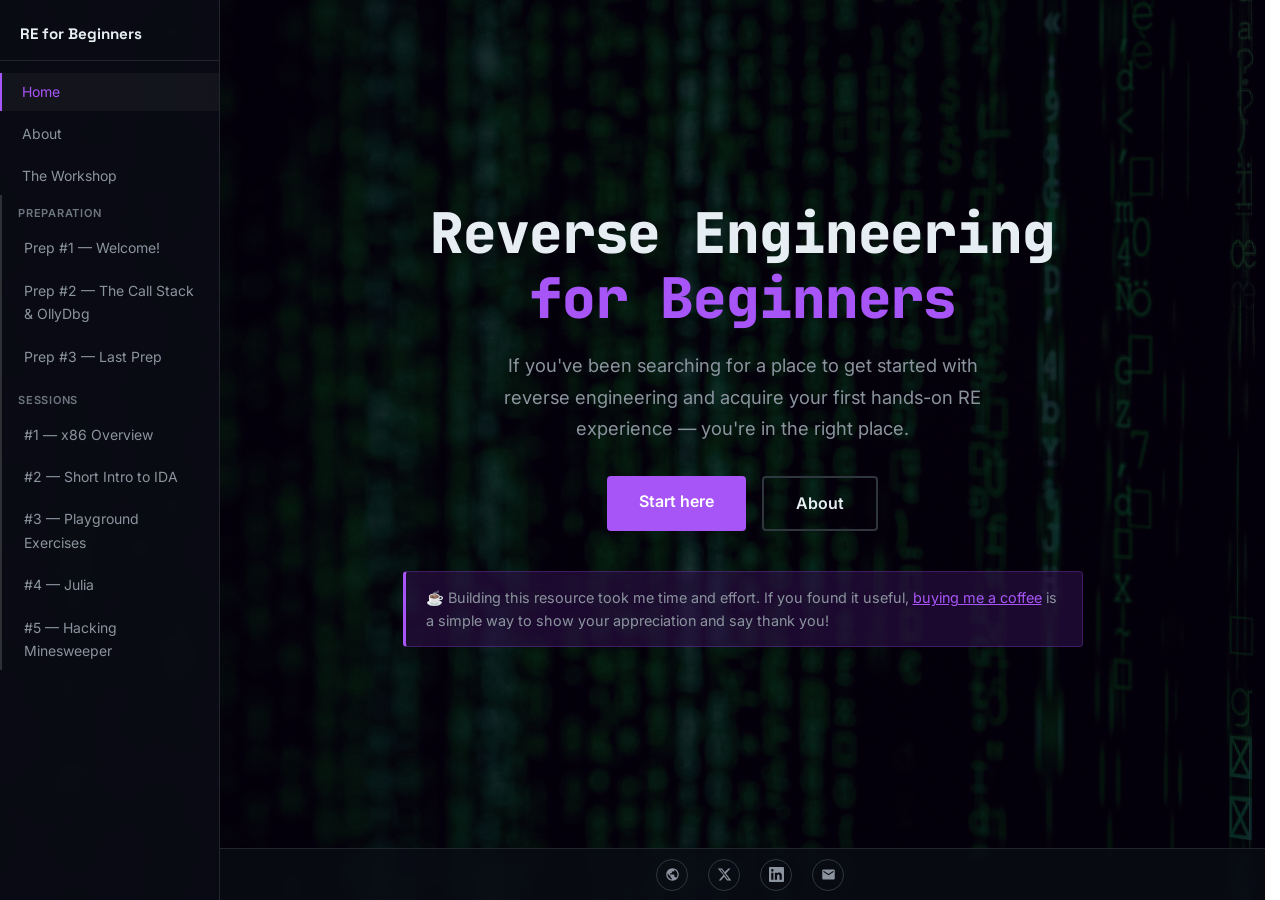
<file: index.html>
<!DOCTYPE html>
<html lang="en">
<head>
<meta charset="utf-8"/>
<meta name="viewport" content="width=device-width, initial-scale=1"/>
<title>RE for Beginners</title>
<link rel="icon" type="image/svg+xml" href="favicon.svg"/>
<link rel="stylesheet" href="site.css"/>
<style>
.hero {
  min-height: calc(100vh - 52px);
  display: flex;
  align-items: center;
  justify-content: center;
  text-align: center;
  padding: 4rem 2rem;
}

.hero-content {
  position: relative;
  max-width: 680px;
}

.hero-content h1 {
  font-family: 'JetBrains Mono', monospace;
  font-size: clamp(2rem, 5vw, 3.5rem);
  font-weight: 800;
  letter-spacing: -0.02em;
  line-height: 1.15;
  margin: 0 0 1.25rem;
  color: #e6edf3;
}

.hero-content h1 span {
  color: var(--accent);
}

.hero-content p {
  font-size: 1.15rem;
  color: #8b949e;
  max-width: 500px;
  margin: 0 auto 2rem;
  line-height: 1.7;
}

.hero-buttons {
  display: flex;
  gap: 1rem;
  justify-content: center;
  flex-wrap: wrap;
  margin-bottom: 2.5rem;
}

.btn {
  display: inline-block;
  padding: 0.75rem 2rem;
  border-radius: 4px;
  font-size: 1rem;
  font-weight: 600;
  text-decoration: none;
  transition: transform 0.15s, box-shadow 0.15s, background 0.15s;
}

.btn:hover {
  transform: translateY(-2px);
  box-shadow: 0 6px 20px rgba(168, 85, 247, 0.35);
  text-decoration: none;
}

.btn-primary {
  background: var(--accent);
  color: #fff;
}

.btn-primary:hover { background: var(--accent-hover); color: #fff; }

.btn-secondary {
  background: transparent;
  color: #e6edf3;
  border: 2px solid #30363d;
}

.btn-secondary:hover { border-color: var(--accent); color: var(--accent); }

/* Social icons */
.social-links {
  display: flex;
  gap: 1.25rem;
  justify-content: center;
  align-items: center;
}

.social-links a {
  display: flex;
  align-items: center;
  justify-content: center;
  width: 40px;
  height: 40px;
  border-radius: 50%;
  border: 1px solid #30363d;
  color: #8b949e;
  transition: border-color 0.15s, color 0.15s;
  text-decoration: none;
}

.social-links a:hover {
  border-color: var(--accent);
  color: var(--accent);
}

.social-links svg { width: 18px; height: 18px; fill: currentColor; }
</style>
<meta name="description" content="A free, hands-on reverse engineering workshop covering x86 assembly, IDA, and cracking exercises. No prior RE experience needed."/>
<meta property="og:title" content="RE for Beginners"/>
<meta property="og:description" content="A free, hands-on reverse engineering workshop covering x86 assembly, IDA, and cracking exercises. No prior RE experience needed."/>
<meta property="og:image" content="https://ophirharpaz.com/begin.re/images/c52569_ceda9a6360384885b94d592812387258~mv2_e0633bd5.png"/>
<meta property="og:type" content="website"/>
<meta name="twitter:card" content="summary_large_image"/>
<meta name="twitter:image" content="https://ophirharpaz.com/begin.re/images/c52569_ceda9a6360384885b94d592812387258~mv2_e0633bd5.png"/>
</head>
<body>
<button class="menu-toggle" aria-label="Open menu"><svg viewBox="0 0 24 24" fill="none" stroke="currentColor" stroke-width="2" stroke-linecap="round"><line x1="3" y1="6" x2="21" y2="6"/><line x1="3" y1="12" x2="21" y2="12"/><line x1="3" y1="18" x2="21" y2="18"/></svg></button>
<aside class="sidebar">
  <div class="sidebar-brand">
    <a href="index.html">RE for Beginners</a>
  </div>
  <nav>
    <ul>
      <li><a href="index.html" class="active">Home</a></li>
      <li><a href="about.html">About</a></li>
      <li><a href="the-workshop.html">The Workshop</a>
      <ul class="workshop-children">
        <li class="nav-section-label">Preparation</li>
        <li><a href="assignment-1.html">Prep #1 — Welcome!</a></li>
        <li><a href="assignment-2.html">Prep #2 — The Call Stack &amp; OllyDbg</a></li>
        <li><a href="assignment-3.html">Prep #3 — Last Prep</a></li>
        <li class="nav-section-label">Sessions</li>
        <li><a href="x86-overview.html">#1 — x86 Overview</a></li>
        <li><a href="short-intro-to-ida.html">#2 — Short Intro to IDA</a></li>
        <li><a href="playground-exercises.html">#3 — Playground Exercises</a></li>
        <li><a href="julia.html">#4 — Julia</a></li>
        <li><a href="hacking-minesweeper.html">#5 — Hacking Minesweeper</a></li>
      </ul>
      </li>
    </ul>
  </nav>
</aside>
<div class="sidebar-overlay"></div>

<footer class="site-footer">
  <a href="https://ophirharpaz.com" target="_blank" aria-label="Website">
    <svg viewBox="0 0 24 24" xmlns="http://www.w3.org/2000/svg"><path d="M12 2C6.477 2 2 6.477 2 12s4.477 10 10 10 10-4.477 10-10S17.523 2 12 2zm-1 17.93c-3.95-.49-7-3.85-7-7.93 0-.62.08-1.22.21-1.79L9 15v1c0 1.1.9 2 2 2v1.93zm6.9-2.54c-.26-.81-1-1.39-1.9-1.39h-1v-3c0-.55-.45-1-1-1H8v-2h2c.55 0 1-.45 1-1V7h2c1.1 0 2-.9 2-2v-.41c2.93 1.19 5 4.06 5 7.41 0 2.08-.8 3.97-2.1 5.39z"/></svg>
  </a>
  <a href="https://twitter.com/OphirHarpaz" target="_blank" aria-label="Twitter">
    <svg viewBox="0 0 24 24" xmlns="http://www.w3.org/2000/svg"><path d="M18.244 2.25h3.308l-7.227 8.26 8.502 11.24H16.17l-4.714-6.231-5.401 6.231H2.747l7.73-8.835L1.254 2.25H8.08l4.261 5.632 5.903-5.632zm-1.161 17.52h1.833L7.084 4.126H5.117z"/></svg>
  </a>
  <a href="https://www.linkedin.com/in/ophir-harpaz-7624b9105" target="_blank" aria-label="LinkedIn">
    <svg viewBox="0 0 24 24" xmlns="http://www.w3.org/2000/svg"><path d="M20.447 20.452h-3.554v-5.569c0-1.328-.027-3.037-1.852-3.037-1.853 0-2.136 1.445-2.136 2.939v5.667H9.351V9h3.414v1.561h.046c.477-.9 1.637-1.85 3.37-1.85 3.601 0 4.267 2.37 4.267 5.455v6.286zM5.337 7.433a2.062 2.062 0 01-2.063-2.065 2.064 2.064 0 112.063 2.065zm1.782 13.019H3.555V9h3.564v11.452zM22.225 0H1.771C.792 0 0 .774 0 1.729v20.542C0 23.227.792 24 1.771 24h20.451C23.2 24 24 23.227 24 22.271V1.729C24 .774 23.2 0 22.222 0h.003z"/></svg>
  </a>
  <a href="mailto:ophirharpaz@gmail.com" aria-label="Email">
    <svg viewBox="0 0 24 24" xmlns="http://www.w3.org/2000/svg"><path d="M20 4H4c-1.1 0-2 .9-2 2v12c0 1.1.9 2 2 2h16c1.1 0 2-.9 2-2V6c0-1.1-.9-2-2-2zm0 4l-8 5-8-5V6l8 5 8-5v2z"/></svg>
  </a>
  </footer>
<script src='https://storage.ko-fi.com/cdn/scripts/overlay-widget.js'></script>
<script>
  kofiWidgetOverlay.draw('ophirharpaz', {
    'type': 'floating-chat',
    'floating-chat.donateButton.text': 'Say thanks',
    'floating-chat.donateButton.background-color': '#794bc4',
    'floating-chat.donateButton.text-color': '#fff'
  });
  function openKofi(e) {
    e.preventDefault();
    var known = ['sidebar', 'site-footer', 'page-content'];
    var kofi = Array.from(document.body.children).find(function(el) {
      return el.tagName !== 'SCRIPT' &&
             !known.some(function(cls) { return el.classList.contains(cls); });
    });
    if (kofi) { (kofi.querySelector('button') || kofi).click(); return; }
    window.open('https://ko-fi.com/ophirharpaz', '_blank');
  }
</script>
<div class="page-content">
<section class="hero">
  <div class="hero-content">
    <h1>Reverse Engineering<br/><span>for Beginners</span></h1>
    <p>If you've been searching for a place to get started with reverse engineering and acquire your first hands-on RE experience — you're in the right place.</p>
    <div class="hero-buttons">
      <a href="the-workshop.html" class="btn btn-primary">Start here</a>
      <a href="about.html" class="btn btn-secondary">About</a>
    </div>
    <div class="coffee-callout">
      ☕ Building this resource took me time and effort. If you found it useful, <a href="https://ko-fi.com/ophirharpaz" target="_blank">buying me a coffee</a> is a simple way to show your appreciation and say thank you!
    </div>
  </div>
</section>
</div>



<script src="site.js"></script>
</body>
</html>
</file>
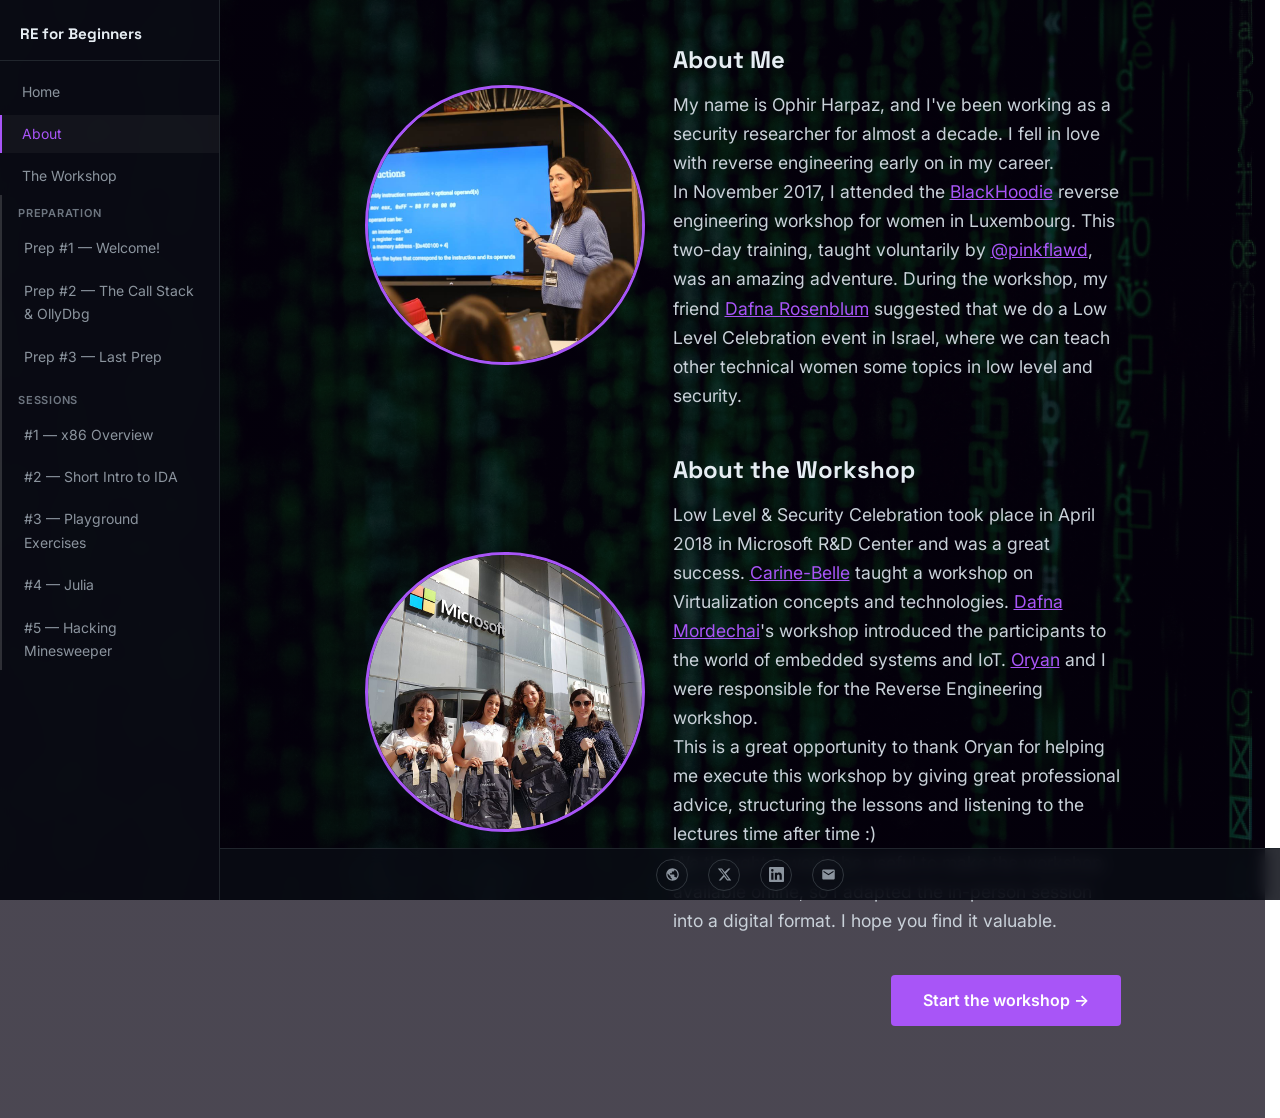
<file: about.html>
<!DOCTYPE html>

<html lang="en">
<head>
<meta charset="utf-8"/>
<meta content="width=device-width, initial-scale=1" name="viewport"/>
<title>About | RE for Beginners</title>
<link rel="icon" type="image/svg+xml" href="favicon.svg"/>
<link href="site.css" rel="stylesheet"/>
<style>
.page-content {
  display: flex;
  align-items: center;
}

main {
  display: flex;
  flex-direction: column;
  gap: 2.5rem;
}

.about-section {
  display: flex;
  align-items: center;
  gap: 1.75rem;
}

.about-img {
  width: 280px;
  height: 280px;
  border-radius: 50%;
  object-fit: cover;
  object-position: center top;
  border: 3px solid var(--accent);
  flex-shrink: 0;
}

.about-text h2 { margin: 0 0 0.6rem; font-size: 1.5rem; }
.about-text p { margin: 0; font-size: 1.1rem; line-height: 1.65; }
</style>
<meta name="description" content="A free, hands-on reverse engineering workshop covering x86 assembly, IDA, and cracking exercises. No prior RE experience needed."/>
<meta property="og:title" content="RE for Beginners"/>
<meta property="og:description" content="A free, hands-on reverse engineering workshop covering x86 assembly, IDA, and cracking exercises. No prior RE experience needed."/>
<meta property="og:image" content="https://ophirharpaz.com/begin.re/images/c52569_ceda9a6360384885b94d592812387258~mv2_e0633bd5.png"/>
<meta property="og:type" content="website"/>
<meta name="twitter:card" content="summary_large_image"/>
<meta name="twitter:image" content="https://ophirharpaz.com/begin.re/images/c52569_ceda9a6360384885b94d592812387258~mv2_e0633bd5.png"/>
</head>
<body>
<button class="menu-toggle" aria-label="Open menu"><svg viewBox="0 0 24 24" fill="none" stroke="currentColor" stroke-width="2" stroke-linecap="round"><line x1="3" y1="6" x2="21" y2="6"/><line x1="3" y1="12" x2="21" y2="12"/><line x1="3" y1="18" x2="21" y2="18"/></svg></button>
<aside class="sidebar">
<div class="sidebar-brand">
<a href="index.html">RE for Beginners</a>
</div>
<nav>
<ul>
<li><a href="index.html">Home</a></li>
<li><a class="active" href="about.html">About</a></li>
<li><a href="the-workshop.html">The Workshop</a>
<ul class="workshop-children">
<li class="nav-section-label">Preparation</li>
<li><a href="assignment-1.html">Prep #1 — Welcome!</a></li>
<li><a href="assignment-2.html">Prep #2 — The Call Stack &amp; OllyDbg</a></li>
<li><a href="assignment-3.html">Prep #3 — Last Prep</a></li>
<li class="nav-section-label">Sessions</li>
<li><a href="x86-overview.html">#1 — x86 Overview</a></li>
<li><a href="short-intro-to-ida.html">#2 — Short Intro to IDA</a></li>
<li><a href="playground-exercises.html">#3 — Playground Exercises</a></li>
<li><a href="julia.html">#4 — Julia</a></li>
<li><a href="hacking-minesweeper.html">#5 — Hacking Minesweeper</a></li>
</ul>
</li>
</ul>
</nav>
</aside>
<div class="sidebar-overlay"></div>
<footer class="site-footer">
<a aria-label="Website" href="https://ophirharpaz.com" target="_blank">
<svg viewbox="0 0 24 24" xmlns="http://www.w3.org/2000/svg"><path d="M12 2C6.477 2 2 6.477 2 12s4.477 10 10 10 10-4.477 10-10S17.523 2 12 2zm-1 17.93c-3.95-.49-7-3.85-7-7.93 0-.62.08-1.22.21-1.79L9 15v1c0 1.1.9 2 2 2v1.93zm6.9-2.54c-.26-.81-1-1.39-1.9-1.39h-1v-3c0-.55-.45-1-1-1H8v-2h2c.55 0 1-.45 1-1V7h2c1.1 0 2-.9 2-2v-.41c2.93 1.19 5 4.06 5 7.41 0 2.08-.8 3.97-2.1 5.39z"></path></svg>
</a>
<a aria-label="Twitter" href="https://twitter.com/OphirHarpaz" target="_blank">
<svg viewbox="0 0 24 24" xmlns="http://www.w3.org/2000/svg"><path d="M18.244 2.25h3.308l-7.227 8.26 8.502 11.24H16.17l-4.714-6.231-5.401 6.231H2.747l7.73-8.835L1.254 2.25H8.08l4.261 5.632 5.903-5.632zm-1.161 17.52h1.833L7.084 4.126H5.117z"></path></svg>
</a>
<a aria-label="LinkedIn" href="https://www.linkedin.com/in/ophir-harpaz-7624b9105" target="_blank">
<svg viewbox="0 0 24 24" xmlns="http://www.w3.org/2000/svg"><path d="M20.447 20.452h-3.554v-5.569c0-1.328-.027-3.037-1.852-3.037-1.853 0-2.136 1.445-2.136 2.939v5.667H9.351V9h3.414v1.561h.046c.477-.9 1.637-1.85 3.37-1.85 3.601 0 4.267 2.37 4.267 5.455v6.286zM5.337 7.433a2.062 2.062 0 01-2.063-2.065 2.064 2.064 0 112.063 2.065zm1.782 13.019H3.555V9h3.564v11.452zM22.225 0H1.771C.792 0 0 .774 0 1.729v20.542C0 23.227.792 24 1.771 24h20.451C23.2 24 24 23.227 24 22.271V1.729C24 .774 23.2 0 22.222 0h.003z"></path></svg>
</a>
<a aria-label="Email" href="mailto:ophirharpaz@gmail.com">
<svg viewbox="0 0 24 24" xmlns="http://www.w3.org/2000/svg"><path d="M20 4H4c-1.1 0-2 .9-2 2v12c0 1.1.9 2 2 2h16c1.1 0 2-.9 2-2V6c0-1.1-.9-2-2-2zm0 4l-8 5-8-5V6l8 5 8-5v2z"></path></svg>
</a>
</footer>
<script src='https://storage.ko-fi.com/cdn/scripts/overlay-widget.js'></script>
<script>
  kofiWidgetOverlay.draw('ophirharpaz', {
    'type': 'floating-chat',
    'floating-chat.donateButton.text': 'Say thanks',
    'floating-chat.donateButton.background-color': '#794bc4',
    'floating-chat.donateButton.text-color': '#fff'
  });
  function openKofi(e) {
    e.preventDefault();
    var known = ['sidebar', 'site-footer', 'page-content'];
    var kofi = Array.from(document.body.children).find(function(el) {
      return el.tagName !== 'SCRIPT' &&
             !known.some(function(cls) { return el.classList.contains(cls); });
    });
    if (kofi) { (kofi.querySelector('button') || kofi).click(); return; }
    window.open('https://ko-fi.com/ophirharpaz', '_blank');
  }
</script>
<div class="page-content">
<main>
<div class="about-section">
<img alt="Ophir presenting at a workshop" class="about-img" src="images/c52569_0c58872a0cb2480ca92ca716356abacc~mv2_d0daf059.jpg"/>
<div class="about-text">
<h2>About Me</h2>
<p>My name is Ophir Harpaz, and I've been working as a security researcher for almost a decade. I fell in love with reverse engineering early on in my career.</p>
<p>In November 2017, I attended the <a href="http://0x1338.blogspot.co.il/2017/07/blackhoodie-3-staring-assembly-to-death.html" target="_blank">BlackHoodie</a> reverse engineering workshop for women in Luxembourg. This two-day training, taught voluntarily by <a href="https://twitter.com/pinkflawd" target="_blank">@pinkflawd</a>, was an amazing adventure. During the workshop, my friend <a href="https://www.linkedin.com/in/dafnar/" target="_blank">Dafna Rosenblum</a> suggested that we do a Low Level Celebration event in Israel, where we can teach other technical women some topics in low level and security.</p>
</div>
</div>
<div class="about-section">
<img alt="Low Level Celebration at Microsoft" class="about-img" src="images/c52569_0dd018ce0f364175a792ec9ca6ae13e9~mv2_b83b2c8a.jpg"/>
<div class="about-text">
<h2>About the Workshop</h2>
<p>Low Level &amp; Security Celebration took place in April 2018 in Microsoft R&amp;D Center and was a great success. <a href="https://twitter.com/cbelle1234" target="_blank">Carine-Belle</a> taught a workshop on Virtualization concepts and technologies. <a href="https://www.linkedin.com/in/dafna-mordechai-6b241b69/" target="_blank">Dafna Mordechai</a>'s workshop introduced the participants to the world of embedded systems and IoT. <a href="https://twitter.com/OryanDP" target="_blank">Oryan</a> and I were responsible for the Reverse Engineering workshop.</p>
<p>This is a great opportunity to thank Oryan for helping me execute this workshop by giving great professional advice, structuring the lessons and listening to the lectures time after time :)</p>
<p>We thought it would be useful to make the workshop available online, so I adapted the in-person session into a digital format. I hope you find it valuable.</p>
</div>
</div>
<a class="btn btn-primary" href="the-workshop.html" style="align-self: flex-end;">Start the workshop →</a>
</main>
</div>


<script src="site.js"></script>
</body>
</html>
</file>
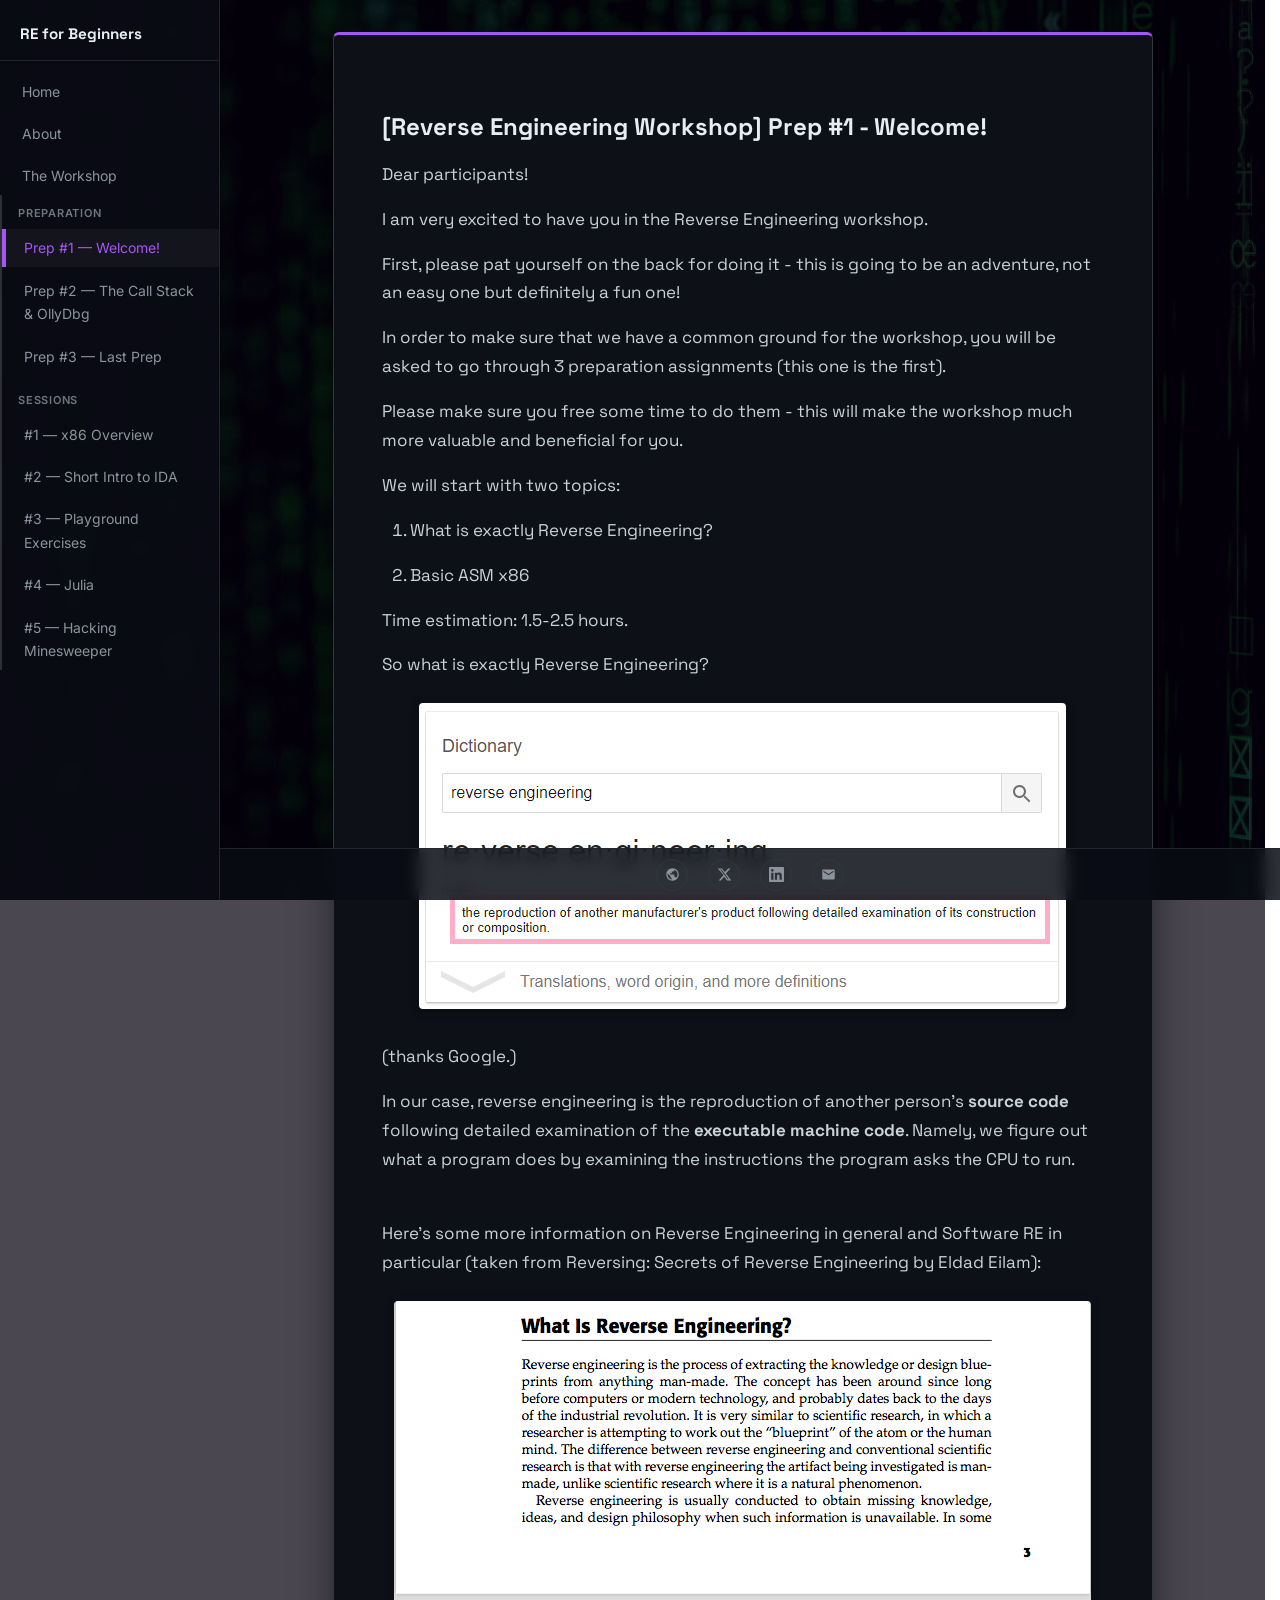
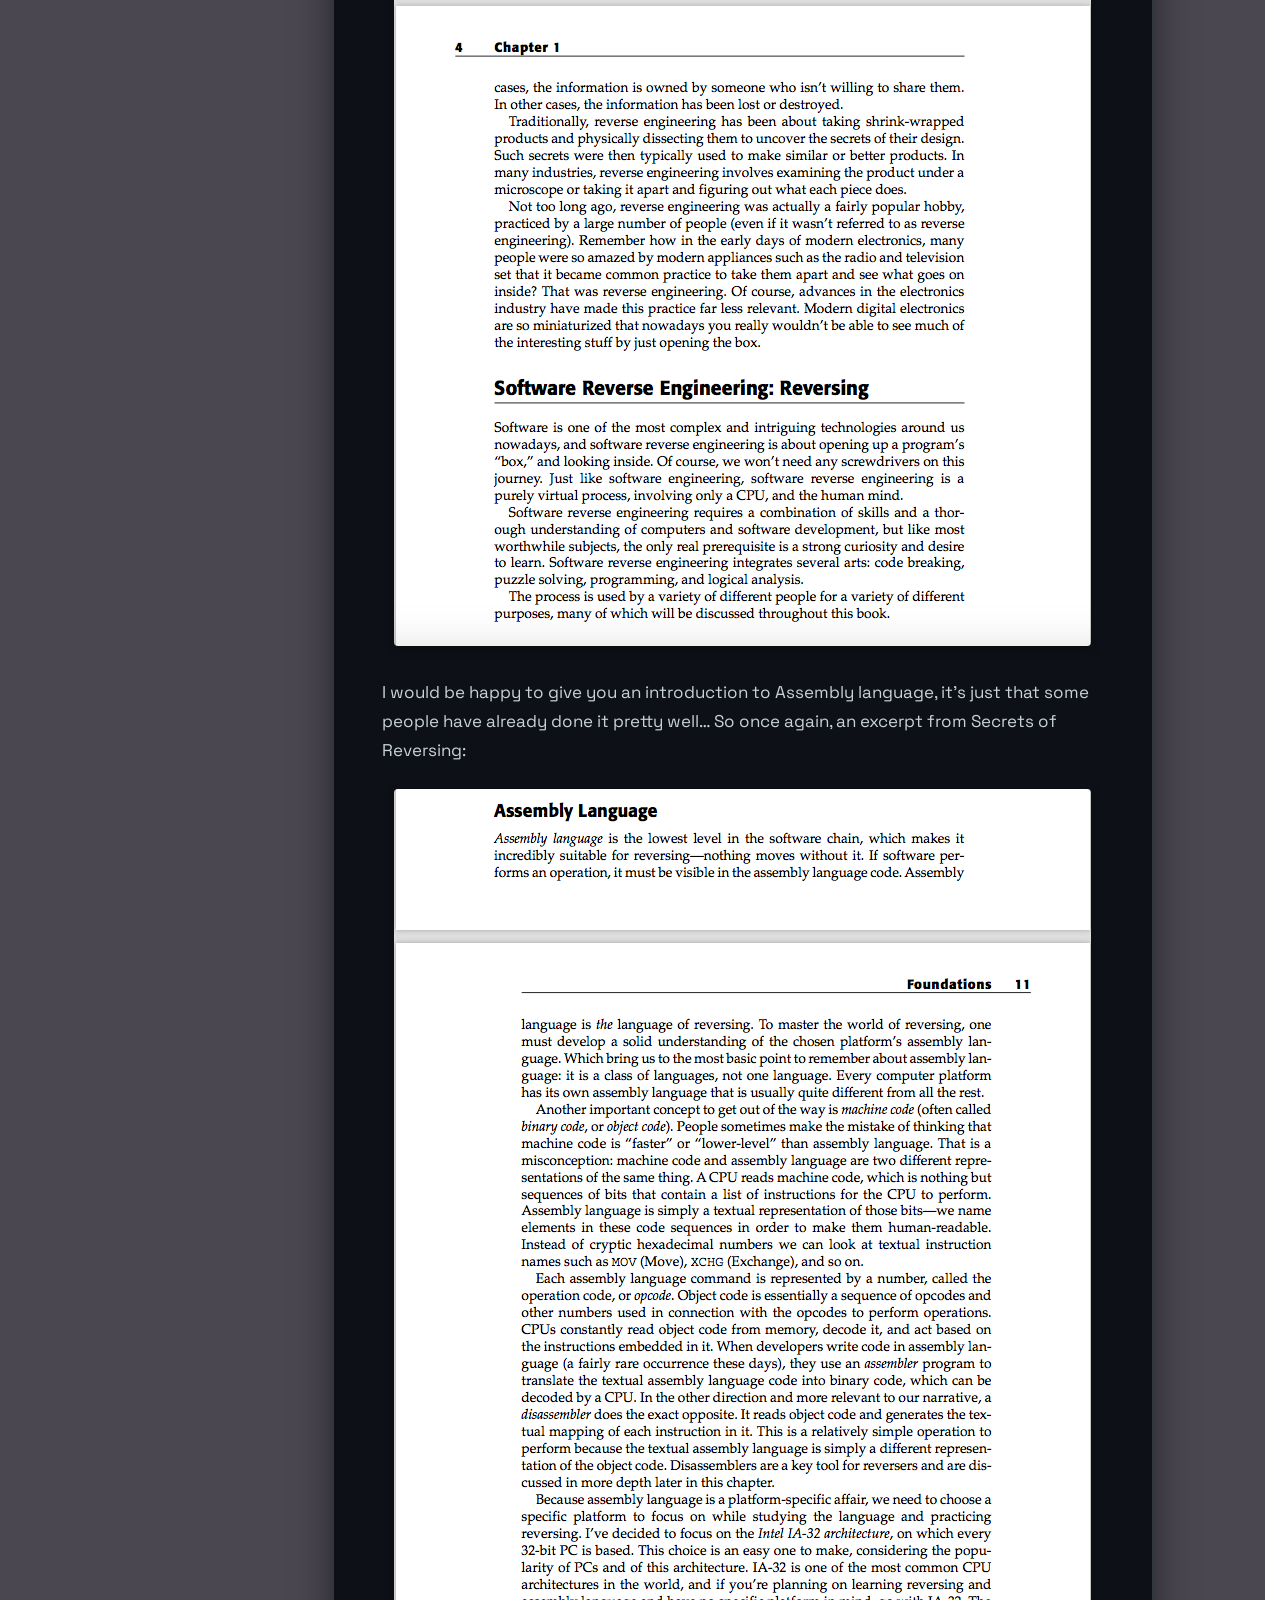
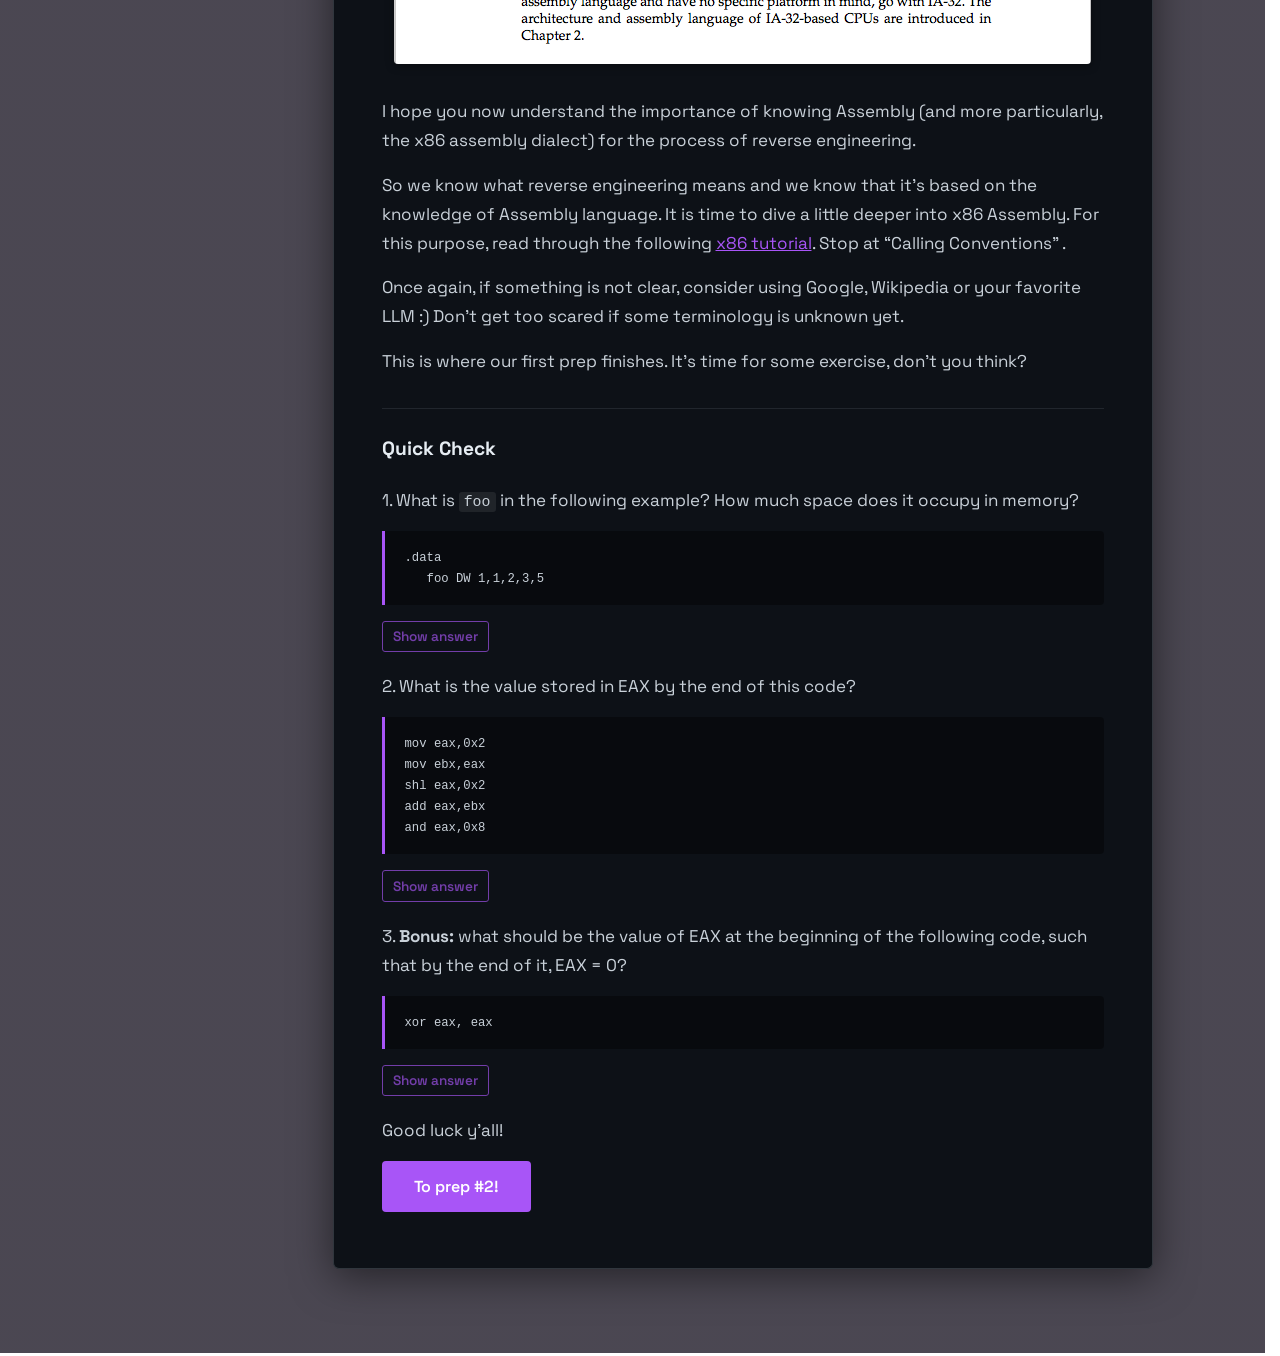
<file: assignment-1.html>
<!DOCTYPE html>

<html lang="en">
<head>
<meta charset="utf-8"/>
<meta content="width=device-width, initial-scale=1" name="viewport"/>
<title>Email #1 | RE for Beginners</title>
<link rel="icon" type="image/svg+xml" href="favicon.svg"/>
<link href="site.css" rel="stylesheet"/>
<meta name="description" content="A free, hands-on reverse engineering workshop covering x86 assembly, IDA, and cracking exercises. No prior RE experience needed."/>
<meta property="og:title" content="RE for Beginners"/>
<meta property="og:description" content="A free, hands-on reverse engineering workshop covering x86 assembly, IDA, and cracking exercises. No prior RE experience needed."/>
<meta property="og:image" content="https://ophirharpaz.com/begin.re/images/c52569_ceda9a6360384885b94d592812387258~mv2_e0633bd5.png"/>
<meta property="og:type" content="website"/>
<meta name="twitter:card" content="summary_large_image"/>
<meta name="twitter:image" content="https://ophirharpaz.com/begin.re/images/c52569_ceda9a6360384885b94d592812387258~mv2_e0633bd5.png"/>
</head>
<body><button class="menu-toggle" aria-label="Open menu"><svg viewBox="0 0 24 24" fill="none" stroke="currentColor" stroke-width="2" stroke-linecap="round"><line x1="3" y1="6" x2="21" y2="6"/><line x1="3" y1="12" x2="21" y2="12"/><line x1="3" y1="18" x2="21" y2="18"/></svg></button>
<aside class="sidebar">
<div class="sidebar-brand">
<a href="index.html">RE for Beginners</a>
</div>
<nav>
<ul>
<li><a href="index.html">Home</a></li>
<li><a href="about.html">About</a></li>
<li><a href="the-workshop.html">The Workshop</a>
<ul class="workshop-children">
<li class="nav-section-label">Preparation</li>
<li><a class="active" href="assignment-1.html">Prep #1 — Welcome!</a></li>
<li><a href="assignment-2.html">Prep #2 — The Call Stack &amp; OllyDbg</a></li>
<li><a href="assignment-3.html">Prep #3 — Last Prep</a></li>
<li class="nav-section-label">Sessions</li>
<li><a href="x86-overview.html">#1 — x86 Overview</a></li>
<li><a href="short-intro-to-ida.html">#2 — Short Intro to IDA</a></li>
<li><a href="playground-exercises.html">#3 — Playground Exercises</a></li>
<li><a href="julia.html">#4 — Julia</a></li>
<li><a href="hacking-minesweeper.html">#5 — Hacking Minesweeper</a></li>
</ul>
</li>
</ul>
</nav>
</aside>
<div class="sidebar-overlay"></div>
<footer class="site-footer">
<a aria-label="Website" href="https://ophirharpaz.com" target="_blank">
<svg viewbox="0 0 24 24" xmlns="http://www.w3.org/2000/svg"><path d="M12 2C6.477 2 2 6.477 2 12s4.477 10 10 10 10-4.477 10-10S17.523 2 12 2zm-1 17.93c-3.95-.49-7-3.85-7-7.93 0-.62.08-1.22.21-1.79L9 15v1c0 1.1.9 2 2 2v1.93zm6.9-2.54c-.26-.81-1-1.39-1.9-1.39h-1v-3c0-.55-.45-1-1-1H8v-2h2c.55 0 1-.45 1-1V7h2c1.1 0 2-.9 2-2v-.41c2.93 1.19 5 4.06 5 7.41 0 2.08-.8 3.97-2.1 5.39z"></path></svg>
</a>
<a aria-label="Twitter" href="https://twitter.com/OphirHarpaz" target="_blank">
<svg viewbox="0 0 24 24" xmlns="http://www.w3.org/2000/svg"><path d="M18.244 2.25h3.308l-7.227 8.26 8.502 11.24H16.17l-4.714-6.231-5.401 6.231H2.747l7.73-8.835L1.254 2.25H8.08l4.261 5.632 5.903-5.632zm-1.161 17.52h1.833L7.084 4.126H5.117z"></path></svg>
</a>
<a aria-label="LinkedIn" href="https://www.linkedin.com/in/ophir-harpaz-7624b9105" target="_blank">
<svg viewbox="0 0 24 24" xmlns="http://www.w3.org/2000/svg"><path d="M20.447 20.452h-3.554v-5.569c0-1.328-.027-3.037-1.852-3.037-1.853 0-2.136 1.445-2.136 2.939v5.667H9.351V9h3.414v1.561h.046c.477-.9 1.637-1.85 3.37-1.85 3.601 0 4.267 2.37 4.267 5.455v6.286zM5.337 7.433a2.062 2.062 0 01-2.063-2.065 2.064 2.064 0 112.063 2.065zm1.782 13.019H3.555V9h3.564v11.452zM22.225 0H1.771C.792 0 0 .774 0 1.729v20.542C0 23.227.792 24 1.771 24h20.451C23.2 24 24 23.227 24 22.271V1.729C24 .774 23.2 0 22.222 0h.003z"></path></svg>
</a>
<a aria-label="Email" href="mailto:ophirharpaz@gmail.com">
<svg viewbox="0 0 24 24" xmlns="http://www.w3.org/2000/svg"><path d="M20 4H4c-1.1 0-2 .9-2 2v12c0 1.1.9 2 2 2h16c1.1 0 2-.9 2-2V6c0-1.1-.9-2-2-2zm0 4l-8 5-8-5V6l8 5 8-5v2z"></path></svg>
</a>
</footer>
<script src='https://storage.ko-fi.com/cdn/scripts/overlay-widget.js'></script>
<script>
  kofiWidgetOverlay.draw('ophirharpaz', {
    'type': 'floating-chat',
    'floating-chat.donateButton.text': 'Say thanks',
    'floating-chat.donateButton.background-color': '#794bc4',
    'floating-chat.donateButton.text-color': '#fff'
  });
  function openKofi(e) {
    e.preventDefault();
    var known = ['sidebar', 'site-footer', 'page-content'];
    var kofi = Array.from(document.body.children).find(function(el) {
      return el.tagName !== 'SCRIPT' &&
             !known.some(function(cls) { return el.classList.contains(cls); });
    });
    if (kofi) { (kofi.querySelector('button') || kofi).click(); return; }
    window.open('https://ko-fi.com/ophirharpaz', '_blank');
  }
</script>
<div class="page-content">
<main class="email-card">
<h2>[Reverse Engineering Workshop] Prep #1 - Welcome!</h2>
<p>Dear participants!</p>
<p>I am very excited to have you in the Reverse Engineering workshop.</p>
<p>First, please pat yourself on the back for doing it - this is going to be an adventure, not an easy one but definitely a fun one!</p>
<p>In order to make sure that we have a common ground for the workshop, you will be asked to go through 3 preparation assignments (this one is the first).</p>
<p>Please make sure you free some time to do them - this will make the workshop much more valuable and beneficial for you. </p>
<p>We will start with two topics:</p>
<ol>
<li>
<p>What is exactly Reverse Engineering?</p>
</li>
<li>
<p>Basic ASM x86</p>
</li>
</ol>
<p>Time estimation: 1.5-2.5 hours.</p>
<p>So what is exactly Reverse Engineering?</p>
<figure><img alt="" src="images/c52569_7a4a3109c35640cb9cb12c893554e34b~mv2_5e6d6faf.png"/></figure>
<p>(thanks Google.)</p>
<p>In our case, reverse engineering is the reproduction of another person’s <b>source code</b> following detailed examination of the <b>executable machine code</b>. Namely, we figure out what a program does by examining the instructions the program asks the CPU to run.</p>
<p><br/>
Here’s some more information on Reverse Engineering in general and Software RE in particular (taken from Reversing: Secrets of Reverse Engineering by Eldad Eilam):</p>
<figure><img alt="" src="images/c52569_bc63f1d634a14716942dbf3c2eed7446~mv2_4a337ce8.png"/></figure>
<p>I would be happy to give you an introduction to Assembly language, it’s just that some people have already done it pretty well… So once again, an excerpt from Secrets of Reversing:</p>
<figure><img alt="" src="images/c52569_545878042362476aa69c34bf5ef2b37f~mv2_d03678dc.png"/></figure>
<p>I hope you now understand the importance of knowing Assembly (and more particularly, the x86 assembly dialect) for the process of reverse engineering.</p>
<p>So we know what reverse engineering means and we know that it’s based on the knowledge of Assembly language. It is time to dive a little deeper into x86 Assembly. For this purpose, read through the following <a href="https://web.archive.org/web/20200402220801/https://www.cs.virginia.edu/~evans/cs216/guides/x86.html" target="_blank">x86 tutorial</a>. Stop at “Calling Conventions” .</p>
<p>Once again, if something is not clear, consider using Google, Wikipedia or your favorite LLM :) Don’t get too scared if some terminology is unknown yet.</p>
<p>This is where our first prep finishes. It’s time for some exercise, don’t you think?</p>
<hr class="section-divider"/>
<h3>Quick Check</h3>
<div class="exercise">
<p>1. What is <code>foo</code> in the following example? How much space does it occupy in memory?</p>
<pre><code>.data
   foo DW 1,1,2,3,5</code></pre>
<details class="answer">
<summary>Show answer</summary>
<p>foo is an array of five 16-bit numbers. Its size is 2 bytes * 5 = 10 bytes.</p>
</details>
</div>
<div class="exercise">
<p>2. What is the value stored in EAX by the end of this code?</p>
<pre><code>mov eax,0x2
mov ebx,eax
shl eax,0x2
add eax,ebx
and eax,0x8</code></pre>
<details class="answer">
<summary>Show answer</summary>
<p>EAX stores the value 0x8.</p>
</details>
</div>
<div class="exercise">
<p>3. <b>Bonus:</b> what should be the value of EAX at the beginning of the following code, such that by the end of it, EAX = 0?</p>
<pre><code>xor eax, eax</code></pre>
<details class="answer">
<summary>Show answer</summary>
<p>A value XORed with itself will always return 0, so EAX can be any value.</p>
</details>
</div>
<p>Good luck y'all!</p>
<p><a class="btn btn-primary" href="assignment-2.html">To prep #2!</a></p>
</main>
</div>

<script src="site.js"></script>
</body>
</html>
</file>
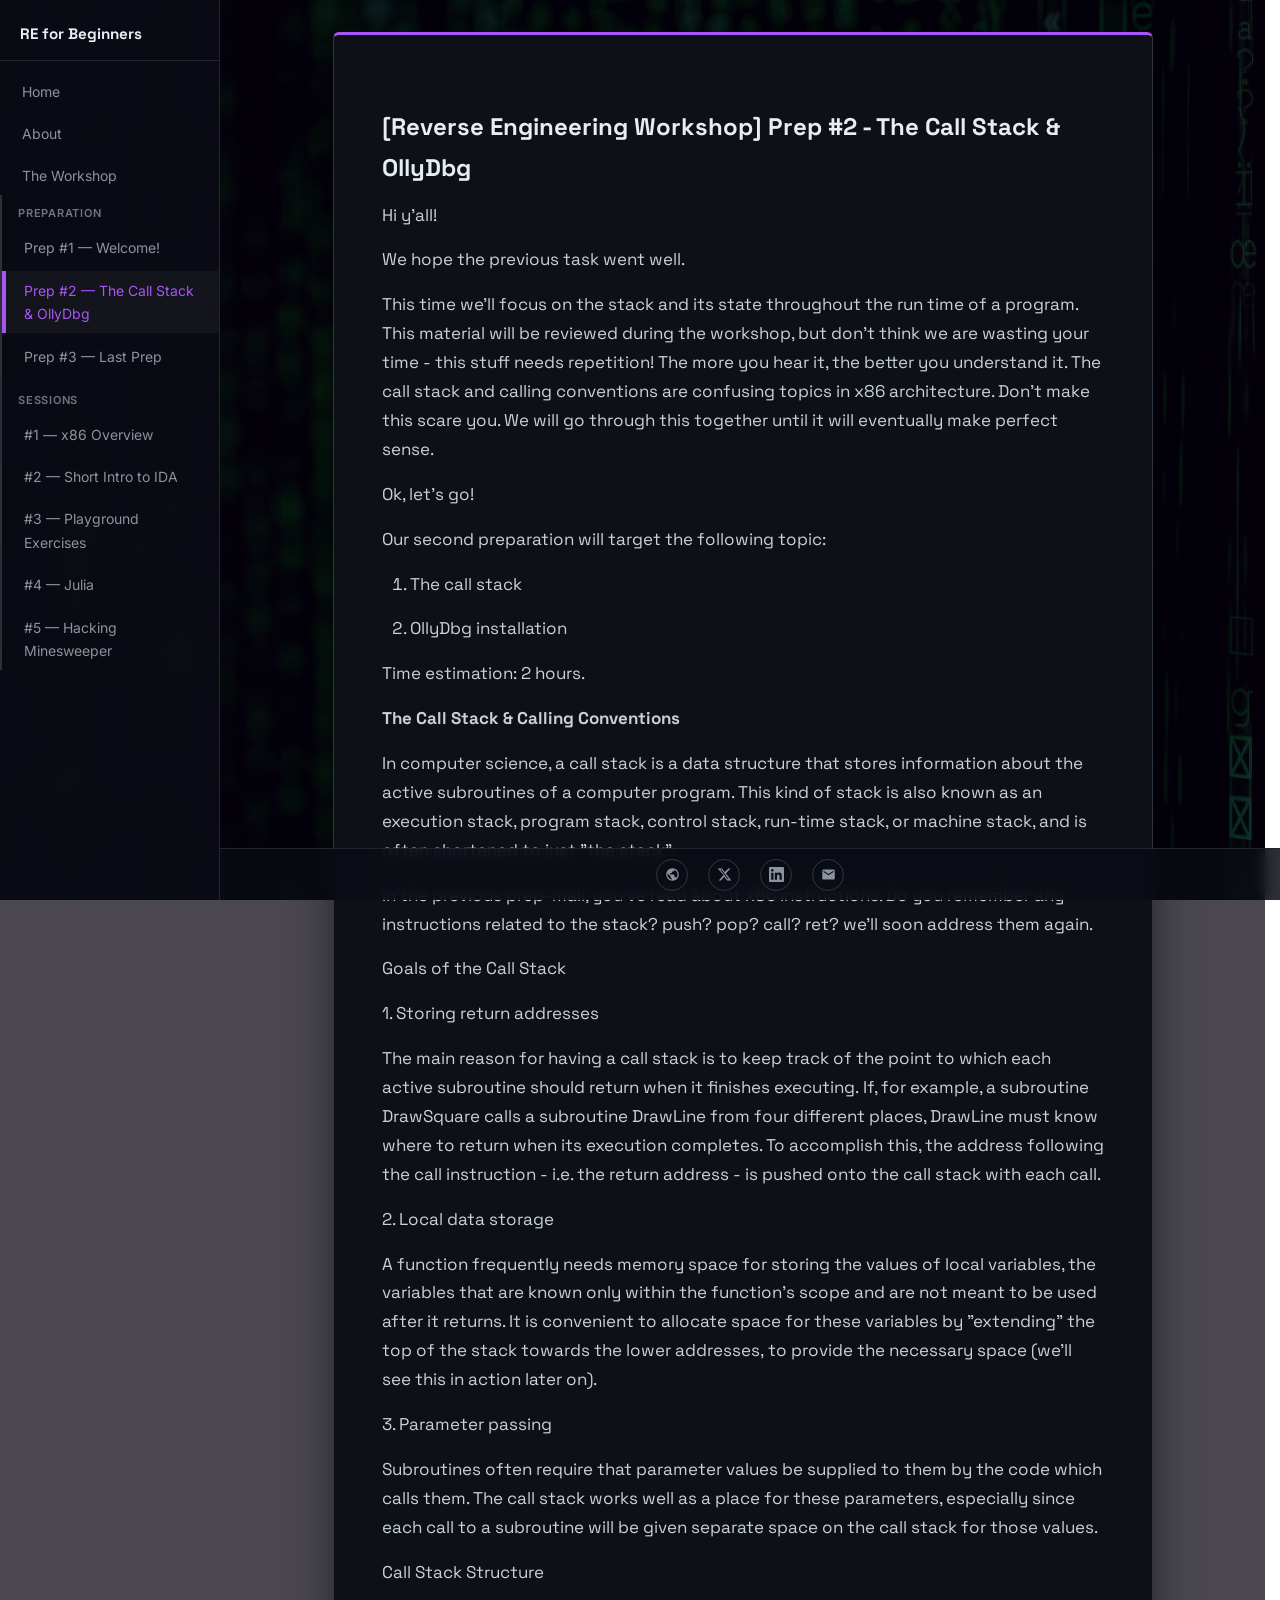
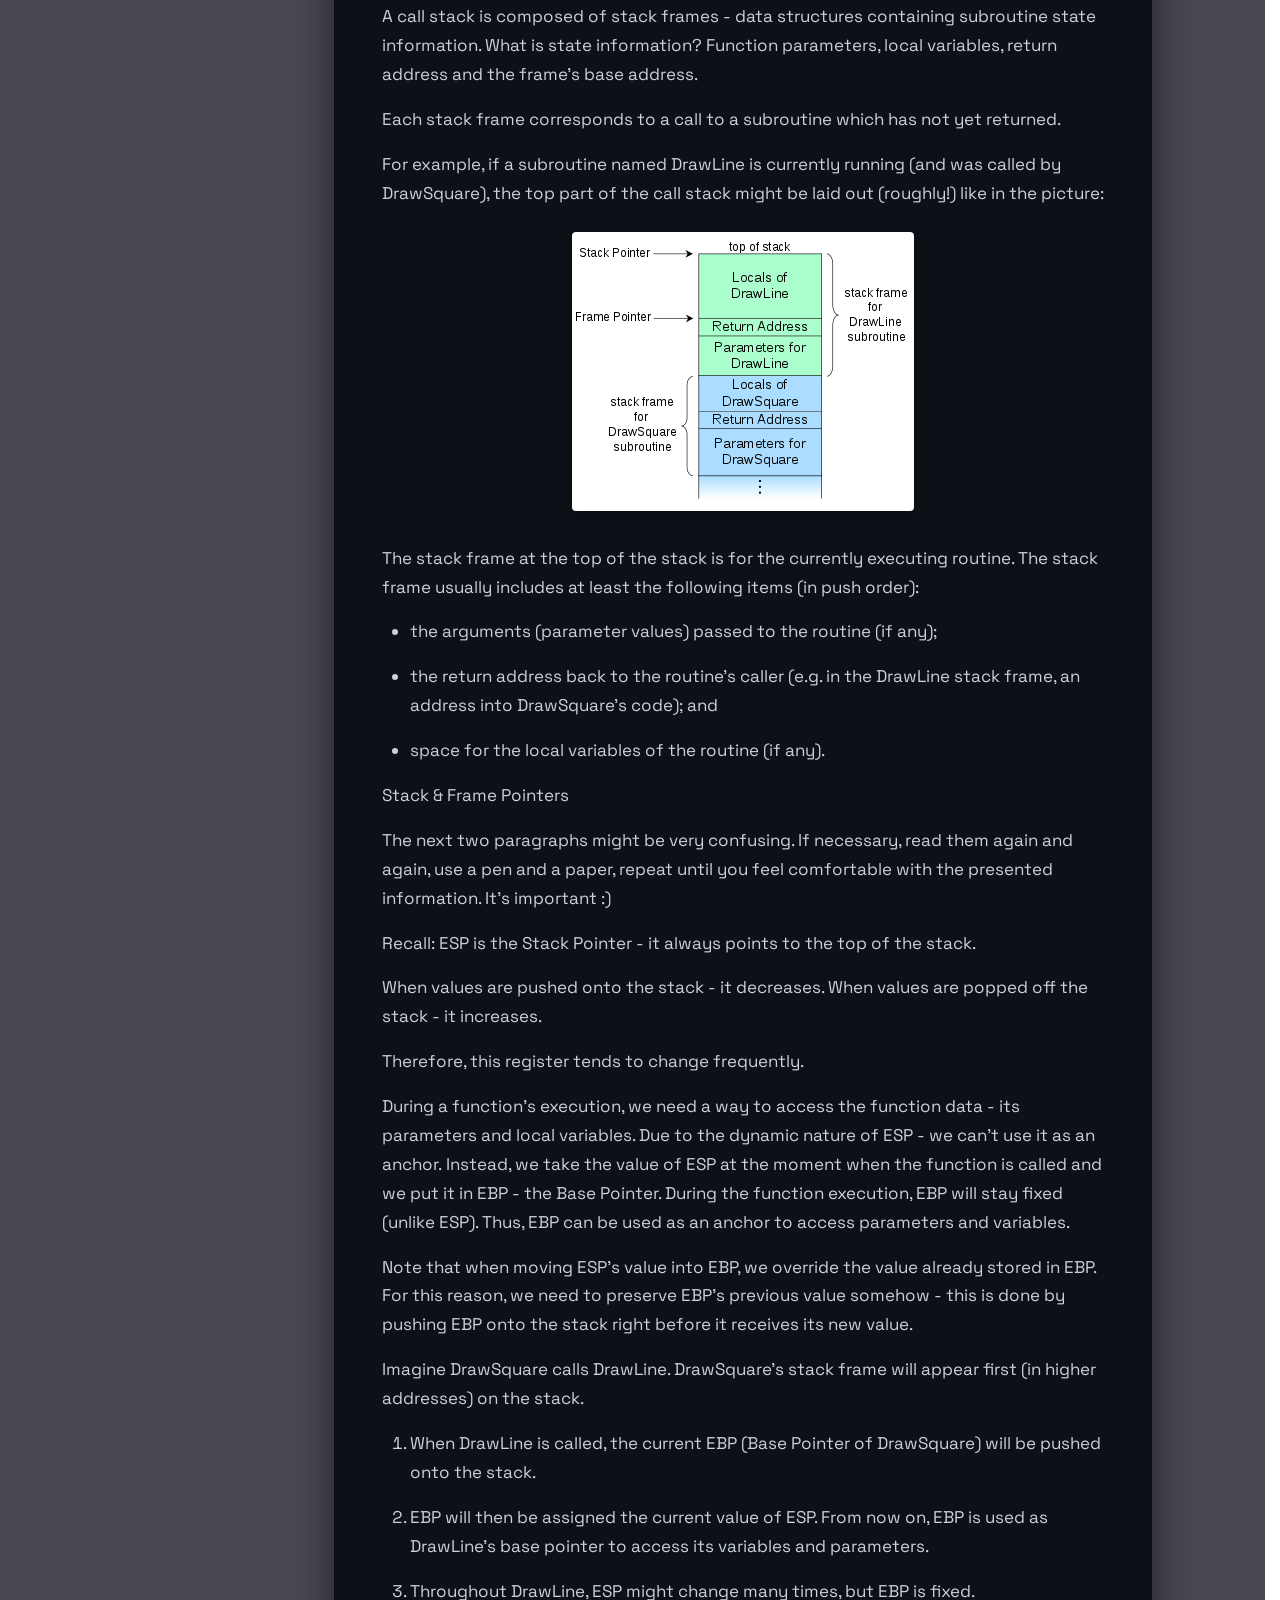
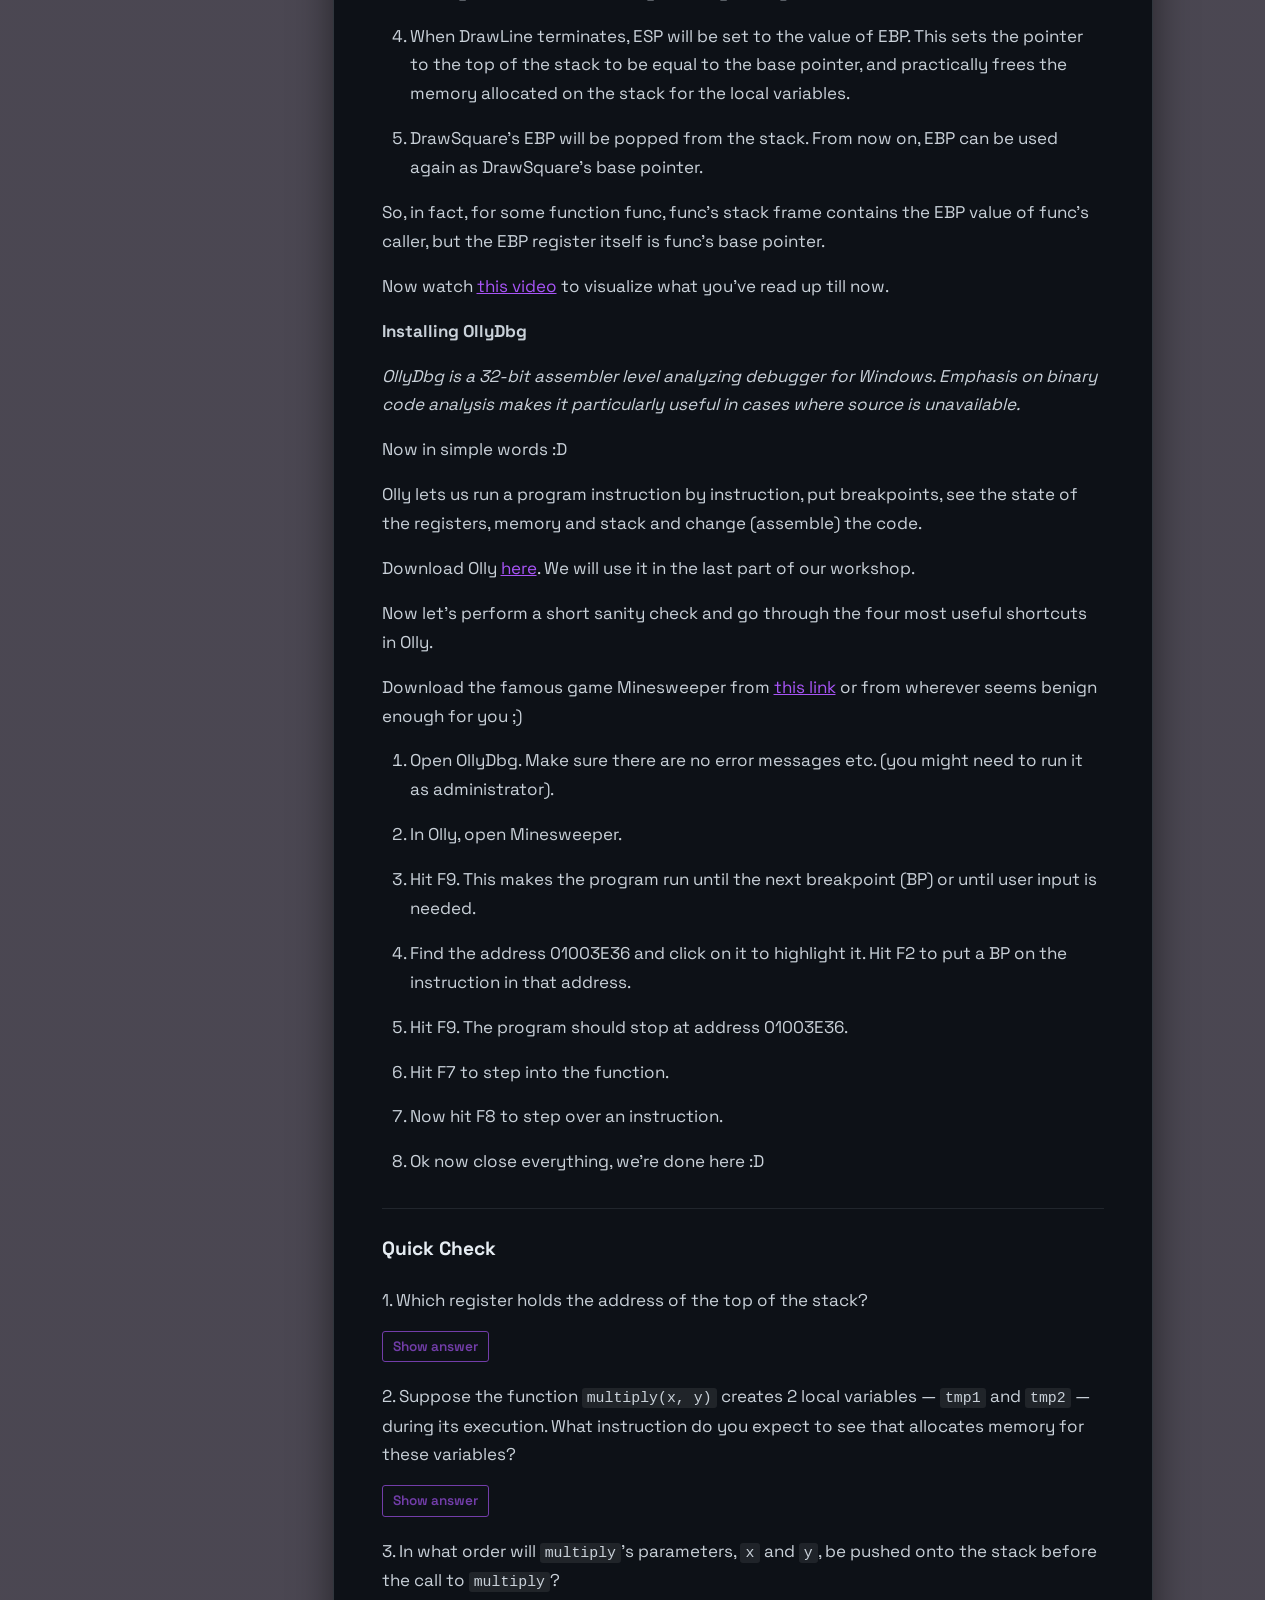
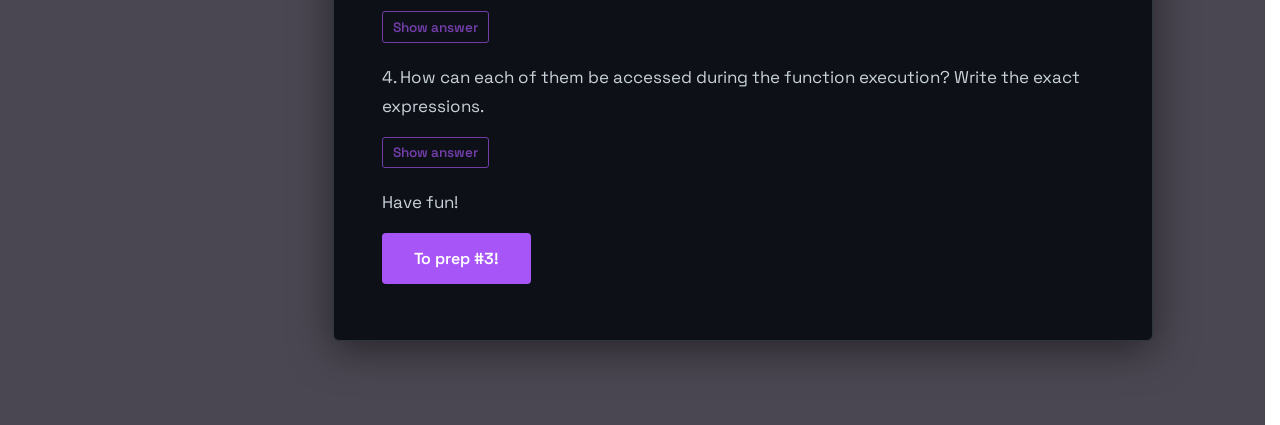
<file: assignment-2.html>
<!DOCTYPE html>

<html lang="en">
<head>
<meta charset="utf-8"/>
<meta content="width=device-width, initial-scale=1" name="viewport"/>
<title>Email #2 | RE for Beginners</title>
<link rel="icon" type="image/svg+xml" href="favicon.svg"/>
<link href="site.css" rel="stylesheet"/>
<meta name="description" content="A free, hands-on reverse engineering workshop covering x86 assembly, IDA, and cracking exercises. No prior RE experience needed."/>
<meta property="og:title" content="RE for Beginners"/>
<meta property="og:description" content="A free, hands-on reverse engineering workshop covering x86 assembly, IDA, and cracking exercises. No prior RE experience needed."/>
<meta property="og:image" content="https://ophirharpaz.com/begin.re/images/c52569_ceda9a6360384885b94d592812387258~mv2_e0633bd5.png"/>
<meta property="og:type" content="website"/>
<meta name="twitter:card" content="summary_large_image"/>
<meta name="twitter:image" content="https://ophirharpaz.com/begin.re/images/c52569_ceda9a6360384885b94d592812387258~mv2_e0633bd5.png"/>
</head>
<body><button class="menu-toggle" aria-label="Open menu"><svg viewBox="0 0 24 24" fill="none" stroke="currentColor" stroke-width="2" stroke-linecap="round"><line x1="3" y1="6" x2="21" y2="6"/><line x1="3" y1="12" x2="21" y2="12"/><line x1="3" y1="18" x2="21" y2="18"/></svg></button>
<aside class="sidebar">
<div class="sidebar-brand">
<a href="index.html">RE for Beginners</a>
</div>
<nav>
<ul>
<li><a href="index.html">Home</a></li>
<li><a href="about.html">About</a></li>
<li><a href="the-workshop.html">The Workshop</a>
<ul class="workshop-children">
<li class="nav-section-label">Preparation</li>
<li><a href="assignment-1.html">Prep #1 — Welcome!</a></li>
<li><a class="active" href="assignment-2.html">Prep #2 — The Call Stack &amp; OllyDbg</a></li>
<li><a href="assignment-3.html">Prep #3 — Last Prep</a></li>
<li class="nav-section-label">Sessions</li>
<li><a href="x86-overview.html">#1 — x86 Overview</a></li>
<li><a href="short-intro-to-ida.html">#2 — Short Intro to IDA</a></li>
<li><a href="playground-exercises.html">#3 — Playground Exercises</a></li>
<li><a href="julia.html">#4 — Julia</a></li>
<li><a href="hacking-minesweeper.html">#5 — Hacking Minesweeper</a></li>
</ul>
</li>
</ul>
</nav>
</aside>
<div class="sidebar-overlay"></div>
<footer class="site-footer">
<a aria-label="Website" href="https://ophirharpaz.com" target="_blank">
<svg viewbox="0 0 24 24" xmlns="http://www.w3.org/2000/svg"><path d="M12 2C6.477 2 2 6.477 2 12s4.477 10 10 10 10-4.477 10-10S17.523 2 12 2zm-1 17.93c-3.95-.49-7-3.85-7-7.93 0-.62.08-1.22.21-1.79L9 15v1c0 1.1.9 2 2 2v1.93zm6.9-2.54c-.26-.81-1-1.39-1.9-1.39h-1v-3c0-.55-.45-1-1-1H8v-2h2c.55 0 1-.45 1-1V7h2c1.1 0 2-.9 2-2v-.41c2.93 1.19 5 4.06 5 7.41 0 2.08-.8 3.97-2.1 5.39z"></path></svg>
</a>
<a aria-label="Twitter" href="https://twitter.com/OphirHarpaz" target="_blank">
<svg viewbox="0 0 24 24" xmlns="http://www.w3.org/2000/svg"><path d="M18.244 2.25h3.308l-7.227 8.26 8.502 11.24H16.17l-4.714-6.231-5.401 6.231H2.747l7.73-8.835L1.254 2.25H8.08l4.261 5.632 5.903-5.632zm-1.161 17.52h1.833L7.084 4.126H5.117z"></path></svg>
</a>
<a aria-label="LinkedIn" href="https://www.linkedin.com/in/ophir-harpaz-7624b9105" target="_blank">
<svg viewbox="0 0 24 24" xmlns="http://www.w3.org/2000/svg"><path d="M20.447 20.452h-3.554v-5.569c0-1.328-.027-3.037-1.852-3.037-1.853 0-2.136 1.445-2.136 2.939v5.667H9.351V9h3.414v1.561h.046c.477-.9 1.637-1.85 3.37-1.85 3.601 0 4.267 2.37 4.267 5.455v6.286zM5.337 7.433a2.062 2.062 0 01-2.063-2.065 2.064 2.064 0 112.063 2.065zm1.782 13.019H3.555V9h3.564v11.452zM22.225 0H1.771C.792 0 0 .774 0 1.729v20.542C0 23.227.792 24 1.771 24h20.451C23.2 24 24 23.227 24 22.271V1.729C24 .774 23.2 0 22.222 0h.003z"></path></svg>
</a>
<a aria-label="Email" href="mailto:ophirharpaz@gmail.com">
<svg viewbox="0 0 24 24" xmlns="http://www.w3.org/2000/svg"><path d="M20 4H4c-1.1 0-2 .9-2 2v12c0 1.1.9 2 2 2h16c1.1 0 2-.9 2-2V6c0-1.1-.9-2-2-2zm0 4l-8 5-8-5V6l8 5 8-5v2z"></path></svg>
</a>
</footer>
<script src='https://storage.ko-fi.com/cdn/scripts/overlay-widget.js'></script>
<script>
  kofiWidgetOverlay.draw('ophirharpaz', {
    'type': 'floating-chat',
    'floating-chat.donateButton.text': 'Say thanks',
    'floating-chat.donateButton.background-color': '#794bc4',
    'floating-chat.donateButton.text-color': '#fff'
  });
  function openKofi(e) {
    e.preventDefault();
    var known = ['sidebar', 'site-footer', 'page-content'];
    var kofi = Array.from(document.body.children).find(function(el) {
      return el.tagName !== 'SCRIPT' &&
             !known.some(function(cls) { return el.classList.contains(cls); });
    });
    if (kofi) { (kofi.querySelector('button') || kofi).click(); return; }
    window.open('https://ko-fi.com/ophirharpaz', '_blank');
  }
</script>
<div class="page-content">
<main class="email-card">
<h2>[Reverse Engineering Workshop] Prep #2 - The Call Stack &amp; OllyDbg</h2>
<p>Hi y’all!</p>
<p>We hope the previous task went well.</p>
<p>This time we’ll focus on the stack and its state throughout the run time of a program. This material will be reviewed during the workshop, but don’t think we are wasting your time - this stuff needs repetition! The more you hear it, the better you understand it. The call stack and calling conventions are confusing topics in x86 architecture. Don’t make this scare you. We will go through this together until it will eventually make perfect sense. </p>
<p>Ok, let’s go!</p>
<p>Our second preparation will target the following topic: </p>
<ol>
<li>
<p>The call stack</p>
</li>
<li>
<p>OllyDbg installation</p>
</li>
</ol>
<p>Time estimation: 2 hours.</p>
<p><b>The Call Stack &amp; Calling Conventions</b></p>
<p>In computer science, a call stack is a data structure that stores information about the active subroutines of a computer program. This kind of stack is also known as an execution stack, program stack, control stack, run-time stack, or machine stack, and is often shortened to just "the stack". </p>
<p>In the previous prep-mail, you’ve read about x86 instructions. Do you remember any instructions related to the stack? push? pop? call? ret? we’ll soon address them again.</p>
<p>Goals of the Call Stack</p>
<p>1. Storing return addresses</p>
<p>The main reason for having a call stack is to keep track of the point to which each active subroutine should return when it finishes executing. If, for example, a subroutine DrawSquare calls a subroutine DrawLine from four different places, DrawLine must know where to return when its execution completes. To accomplish this, the address following the call instruction - i.e. the return address - is pushed onto the call stack with each call.</p>
<p>2. Local data storage</p>
<p>A function frequently needs memory space for storing the values of local variables, the variables that are known only within the function's scope and are not meant to be used after it returns. It is convenient to allocate space for these variables by "extending" the top of the stack towards the lower addresses, to provide the necessary space (we'll see this in action later on).</p>
<p>3. Parameter passing</p>
<p>Subroutines often require that parameter values be supplied to them by the code which calls them. The call stack works well as a place for these parameters, especially since each call to a subroutine will be given separate space on the call stack for those values.</p>
<p>Call Stack Structure</p>
<p>A call stack is composed of stack frames - data structures containing subroutine state information. What is state information? Function parameters, local variables, return address and the frame’s base address.  </p>
<p>Each stack frame corresponds to a call to a subroutine which has not yet returned. </p>
<p>For example, if a subroutine named DrawLine is currently running (and was called by DrawSquare), the top part of the call stack might be laid out (roughly!) like in the picture:</p>
<figure><img alt="" src="images/c52569_32501e853f4841ba9a66823d6ca10734~mv2_27326901.png"/></figure>
<p>The stack frame at the top of the stack is for the currently executing routine. The stack frame usually includes at least the following items (in push order):</p>
<ul>
<li>
<p>the arguments (parameter values) passed to the routine (if any);</p>
</li>
<li>
<p>the return address back to the routine's caller (e.g. in the DrawLine stack frame, an address into DrawSquare’s code); and</p>
</li>
<li>
<p>space for the local variables of the routine (if any).</p>
</li>
</ul>
<p>Stack &amp; Frame Pointers</p>
<p>The next two paragraphs might be very confusing. If necessary, read them again and again, use a pen and a paper, repeat until you feel comfortable with the presented information. It's important :)</p>
<p>Recall: ESP is the Stack Pointer - it always points to the top of the stack. </p>
<p>When values are pushed onto the stack - it decreases. When values are popped off the stack - it increases. </p>
<p>Therefore, this register tends to change frequently.</p>
<p>During a function’s execution, we need a way to access the function data - its parameters and local variables. Due to the dynamic nature of ESP - we can’t use it as an anchor. Instead, we take the value of ESP at the moment when the function is called and we put it in EBP - the Base Pointer. During the function execution, EBP will stay fixed (unlike ESP). Thus, EBP can be used as an anchor to access parameters and variables.</p>
<p>Note that when moving ESP’s value into EBP, we override the value already stored in EBP. For this reason, we need to preserve EBP’s previous value somehow - this is done by pushing EBP onto the stack right before it receives its new value.</p>
<p>Imagine DrawSquare calls DrawLine. DrawSquare’s stack frame will appear first (in higher addresses) on the stack.</p>
<ol>
<li>
<p>When DrawLine is called, the current EBP (Base Pointer of DrawSquare) will be pushed onto the stack.</p>
</li>
<li>
<p>EBP will then be assigned the current value of ESP. From now on, EBP is used as DrawLine’s base pointer to access its variables and parameters.</p>
</li>
<li>
<p>Throughout DrawLine, ESP might change many times, but EBP is fixed.</p>
</li>
<li>
<p>When DrawLine terminates, ESP will be set to the value of EBP. This sets the pointer to the top of the stack to be equal to the base pointer, and practically frees the memory allocated on the stack for the local variables.</p>
</li>
<li>
<p>DrawSquare’s EBP will be popped from the stack. From now on, EBP can be used again as DrawSquare’s base pointer.</p>
</li>
</ol>
<p>So, in fact, for some function func, func's stack frame contains the EBP value of func’s caller, but the EBP register itself is func’s base pointer.</p>
<p>Now watch <a href="https://www.youtube.com/watch?v=vcfQVwtoyHY" target="_blank">this video</a> to visualize what you’ve read up till now.</p>
<p><b>Installing OllyDbg</b></p>
<p><i>OllyDbg is a 32-bit assembler level analyzing debugger for Windows. Emphasis on binary code analysis makes it particularly useful in cases where source is unavailable.</i></p>
<p>Now in simple words :D </p>
<p>Olly lets us run a program instruction by instruction, put breakpoints, see the state of the registers, memory and stack and change (assemble) the code.</p>
<p>Download Olly <a href="http://www.ollydbg.de/" target="_blank">here</a>. We will use it in the last part of our workshop.</p>
<p>Now let’s perform a short sanity check and go through the four most useful shortcuts in Olly.</p>
<p>Download the famous game Minesweeper from <a href="https://drive.google.com/file/d/1cvgVawnk0Y93n9bbLqQ6Srx1hAwx0f54/view?usp=sharing" target="_blank">this link</a> or from wherever seems benign enough for you ;)</p>
<ol>
<li>
<p>Open OllyDbg. Make sure there are no error messages etc. (you might need to run it as administrator).</p>
</li>
<li>
<p>In Olly, open Minesweeper.</p>
</li>
<li>
<p>Hit F9. This makes the program run until the next breakpoint (BP) or until user input is needed.</p>
</li>
<li>
<p>Find the address 01003E36 and click on it to highlight it. Hit F2 to put a BP on the instruction in that address.</p>
</li>
<li>
<p>Hit F9. The program should stop at address 01003E36.</p>
</li>
<li>
<p>Hit F7 to step into the function.</p>
</li>
<li>
<p>Now hit F8 to step over an instruction.</p>
</li>
<li>
<p>Ok now close everything, we’re done here :D</p>
</li>
</ol>
<hr class="section-divider"/>
<h3>Quick Check</h3>
<div class="exercise">
<p>1. Which register holds the address of the top of the stack?</p>
<details class="answer">
<summary>Show answer</summary>
<p>ESP is the one.</p>
</details>
</div>
<div class="exercise">
<p>2. Suppose the function <code>multiply(x, y)</code> creates 2 local variables — <code>tmp1</code> and <code>tmp2</code> — during its execution. What instruction do you expect to see that allocates memory for these variables?</p>
<details class="answer">
<summary>Show answer</summary>
<p><code>sub ESP, 0x8</code> — we allocate 4 bytes per variable by decrementing the stack pointer.</p>
</details>
</div>
<div class="exercise">
<p>3. In what order will <code>multiply</code>’s parameters, <code>x</code> and <code>y</code>, be pushed onto the stack before the call to <code>multiply</code>?</p>
<details class="answer">
<summary>Show answer</summary>
<p>First <code>y</code> will be pushed and then <code>x</code>. Function parameters are pushed in reversed order.</p>
</details>
</div>
<div class="exercise">
<p>4. How can each of them be accessed during the function execution? Write the exact expressions.</p>
<details class="answer">
<summary>Show answer</summary>
<p><code>[EBP+0x8]</code> for <code>x</code>, <code>[EBP+0xC]</code> for <code>y</code>.</p>
</details>
</div>
<p>Have fun!</p>
<p><a class="btn btn-primary" href="assignment-3.html">To prep #3!</a></p>
</main>
</div>

<script src="site.js"></script>
</body>
</html>
</file>
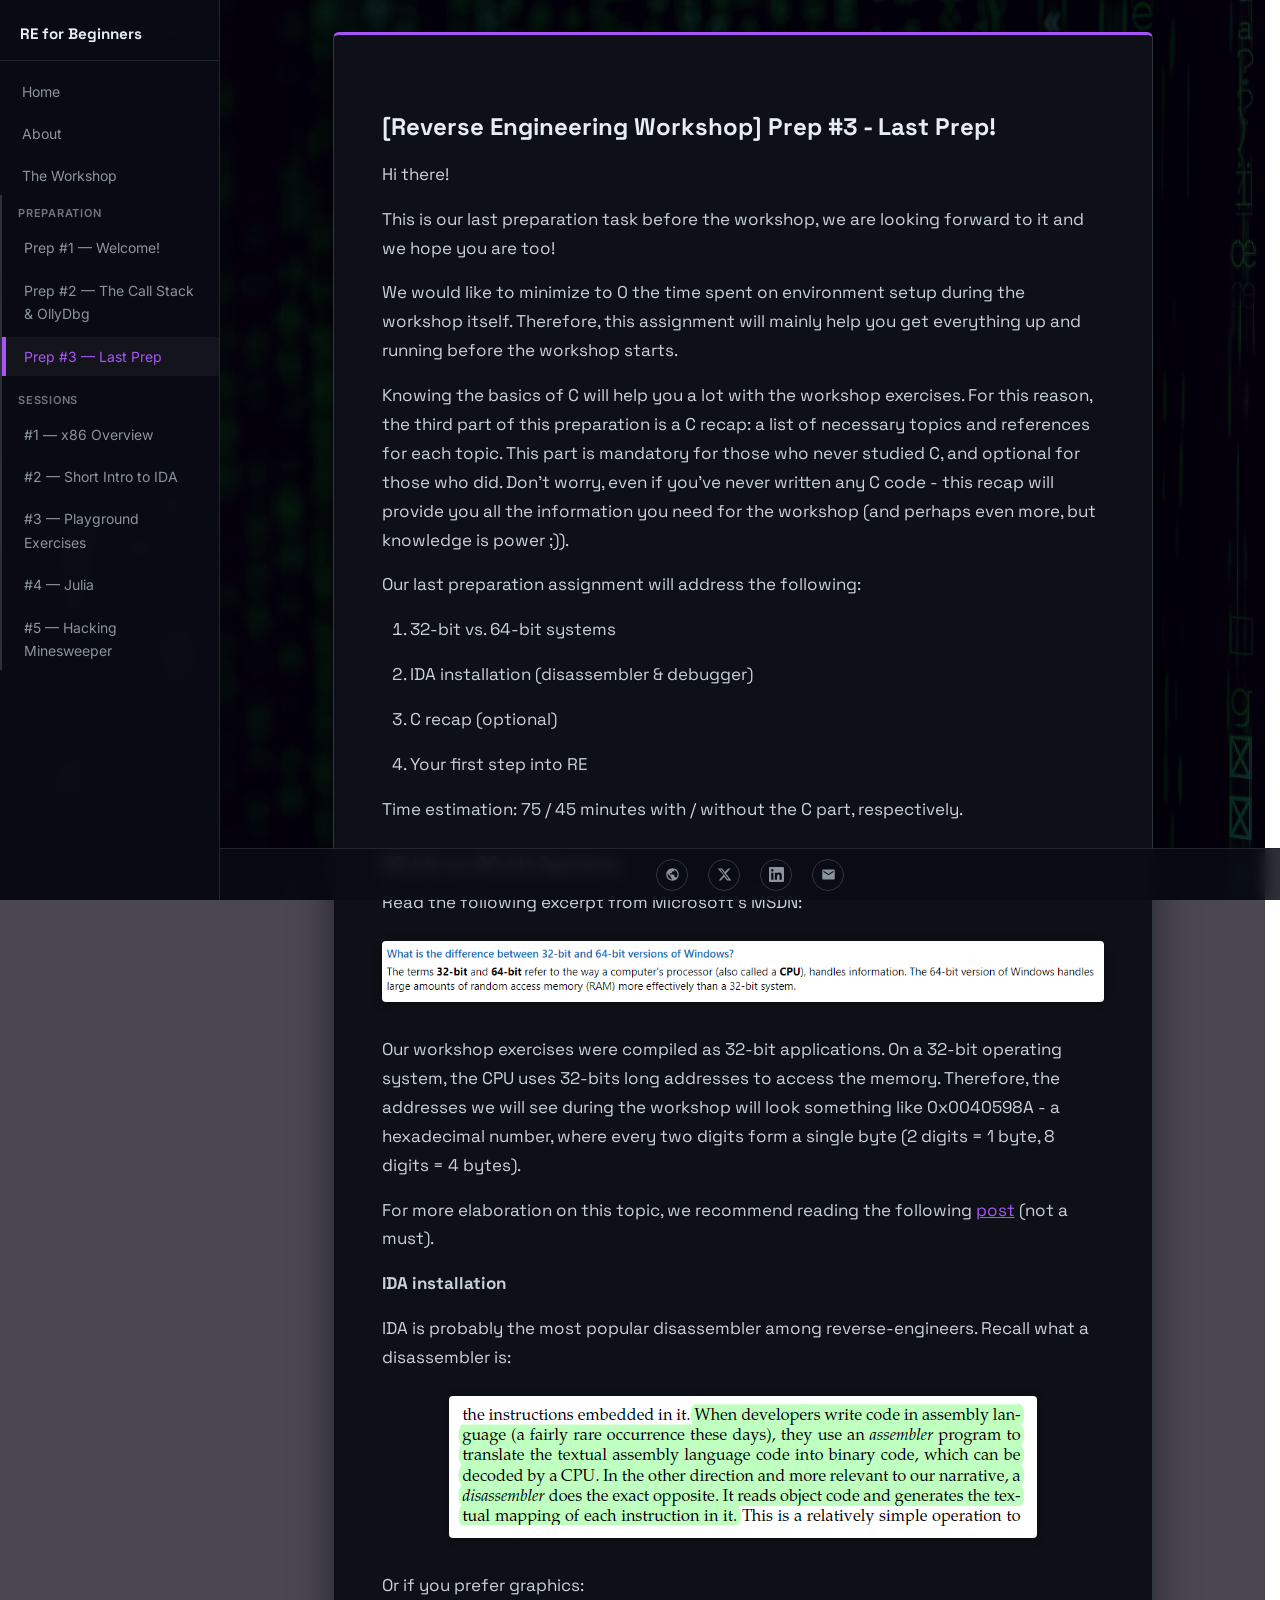
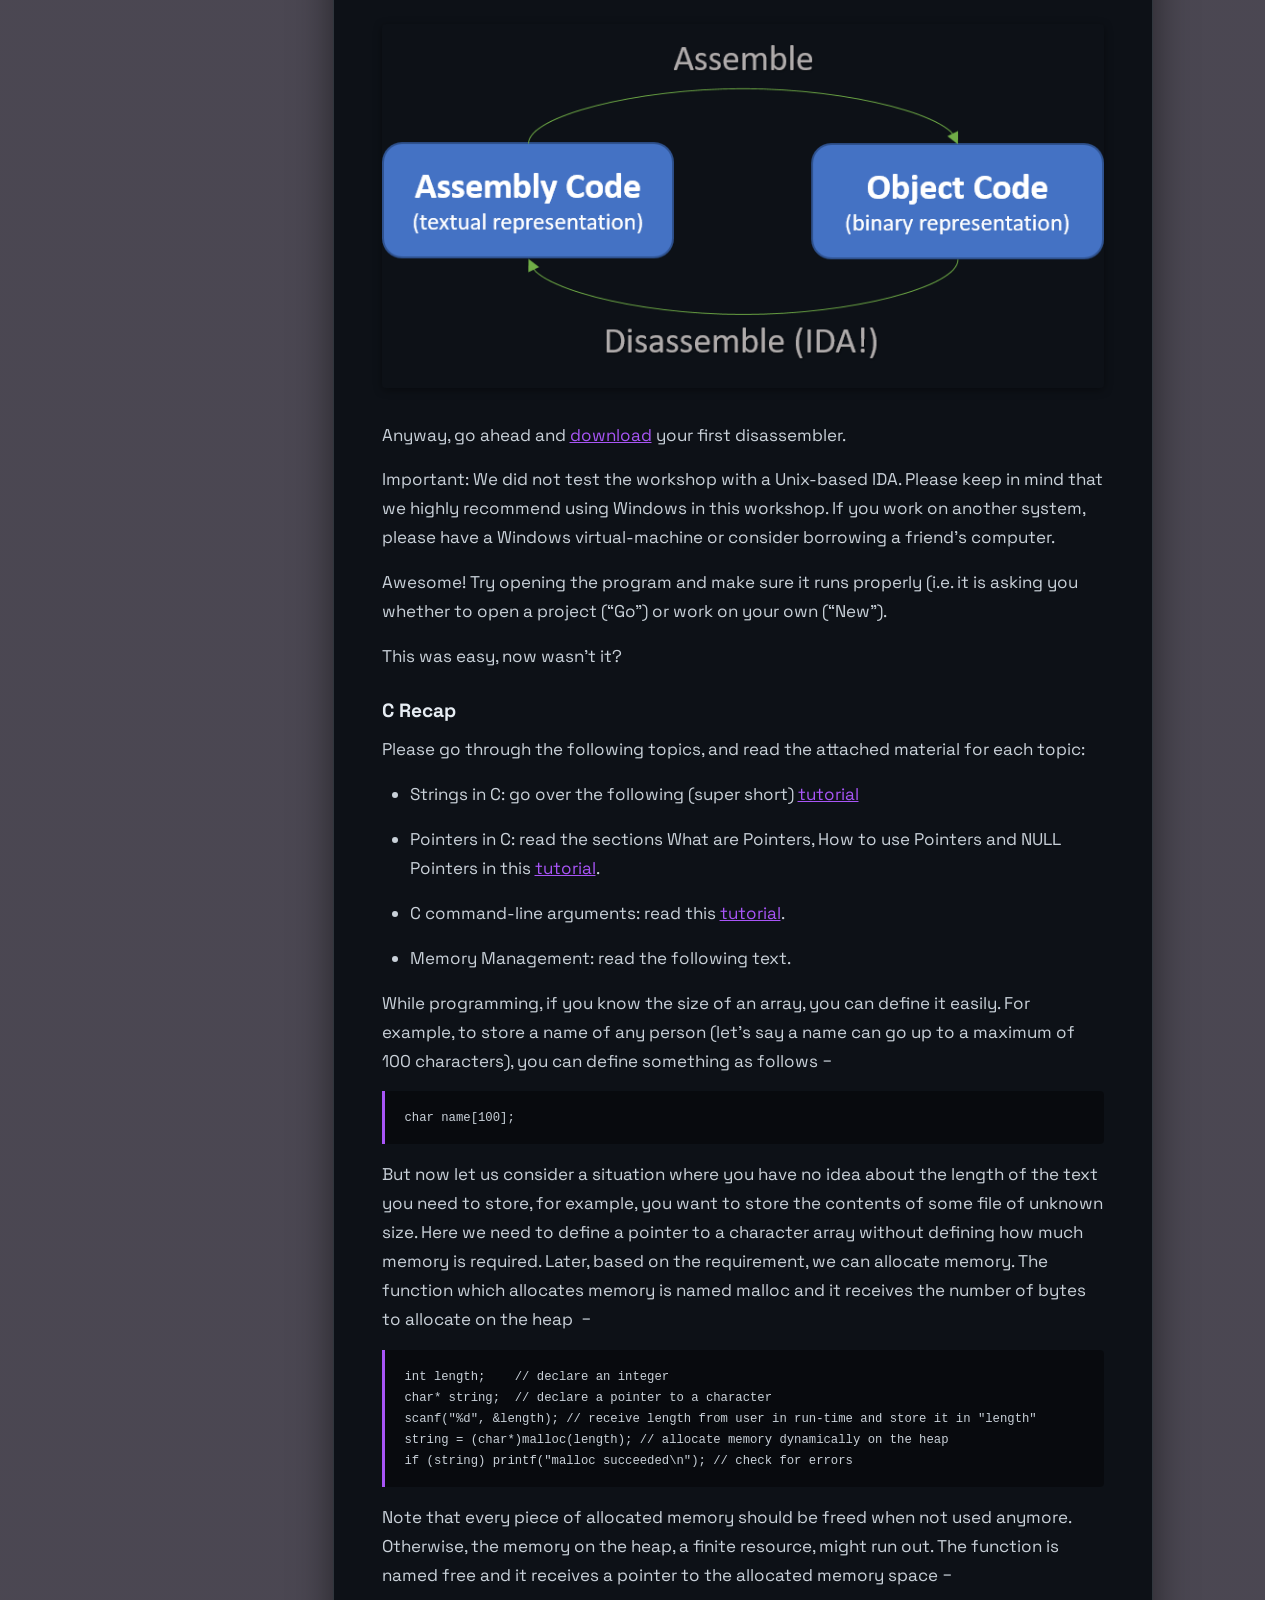
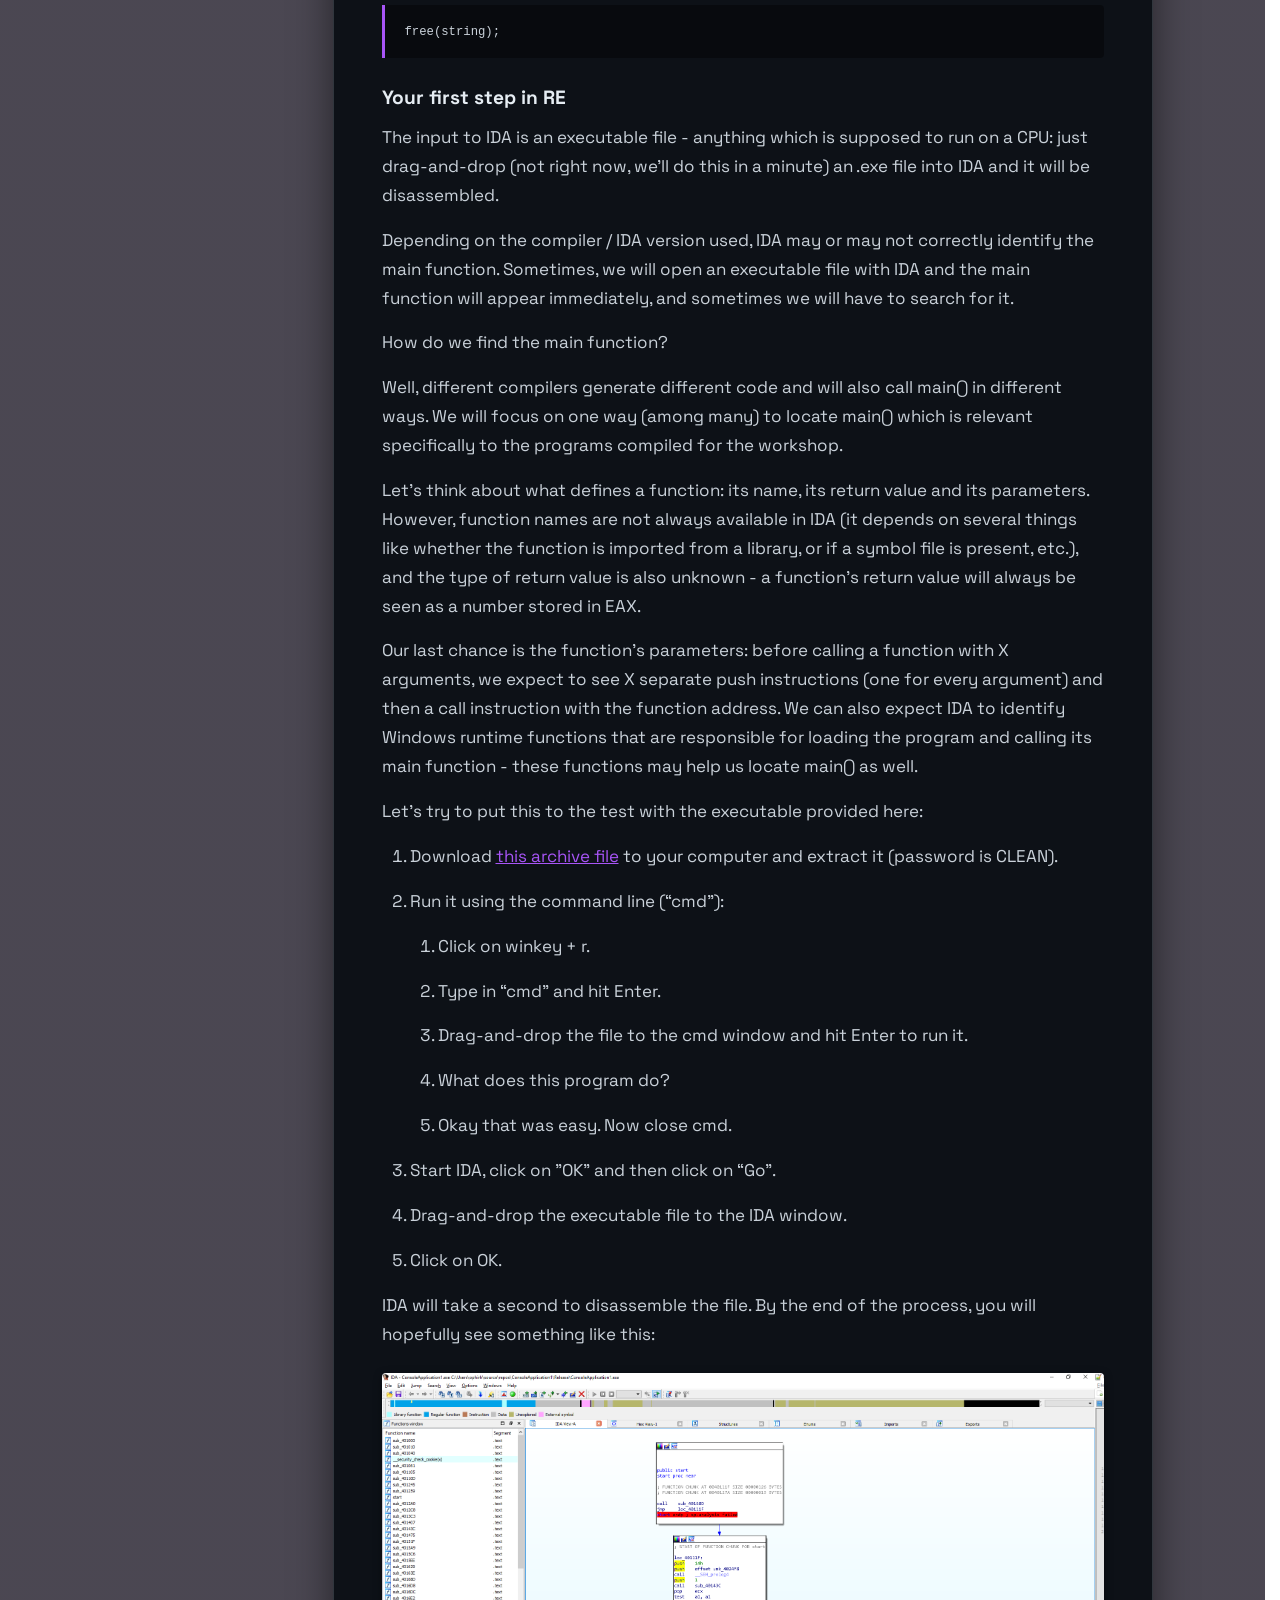
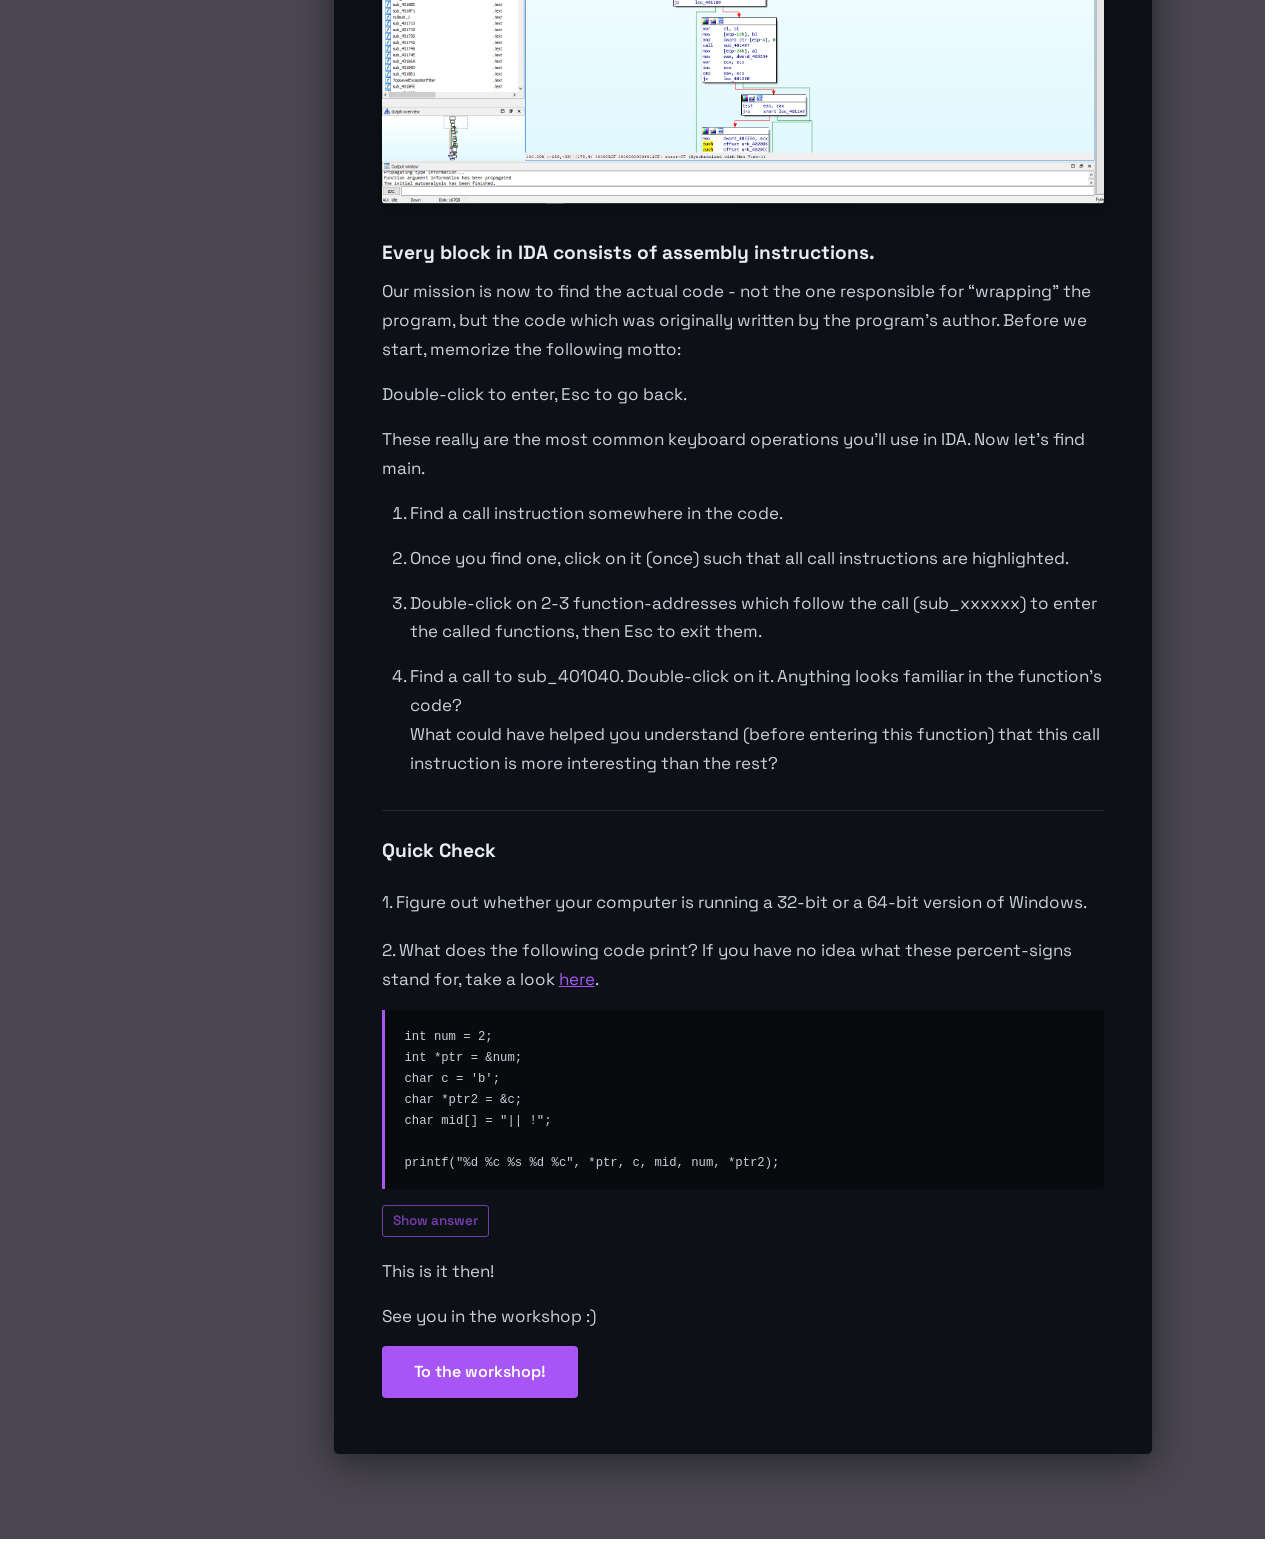
<file: assignment-3.html>
<!DOCTYPE html>

<html lang="en">
<head>
<meta charset="utf-8"/>
<meta content="width=device-width, initial-scale=1" name="viewport"/>
<title>Email #3 | RE for Beginners</title>
<link rel="icon" type="image/svg+xml" href="favicon.svg"/>
<link href="site.css" rel="stylesheet"/>
<meta name="description" content="A free, hands-on reverse engineering workshop covering x86 assembly, IDA, and cracking exercises. No prior RE experience needed."/>
<meta property="og:title" content="RE for Beginners"/>
<meta property="og:description" content="A free, hands-on reverse engineering workshop covering x86 assembly, IDA, and cracking exercises. No prior RE experience needed."/>
<meta property="og:image" content="https://ophirharpaz.com/begin.re/images/c52569_ceda9a6360384885b94d592812387258~mv2_e0633bd5.png"/>
<meta property="og:type" content="website"/>
<meta name="twitter:card" content="summary_large_image"/>
<meta name="twitter:image" content="https://ophirharpaz.com/begin.re/images/c52569_ceda9a6360384885b94d592812387258~mv2_e0633bd5.png"/>
</head>
<body><button class="menu-toggle" aria-label="Open menu"><svg viewBox="0 0 24 24" fill="none" stroke="currentColor" stroke-width="2" stroke-linecap="round"><line x1="3" y1="6" x2="21" y2="6"/><line x1="3" y1="12" x2="21" y2="12"/><line x1="3" y1="18" x2="21" y2="18"/></svg></button>
<aside class="sidebar">
<div class="sidebar-brand">
<a href="index.html">RE for Beginners</a>
</div>
<nav>
<ul>
<li><a href="index.html">Home</a></li>
<li><a href="about.html">About</a></li>
<li><a href="the-workshop.html">The Workshop</a>
<ul class="workshop-children">
<li class="nav-section-label">Preparation</li>
<li><a href="assignment-1.html">Prep #1 — Welcome!</a></li>
<li><a href="assignment-2.html">Prep #2 — The Call Stack &amp; OllyDbg</a></li>
<li><a class="active" href="assignment-3.html">Prep #3 — Last Prep</a></li>
<li class="nav-section-label">Sessions</li>
<li><a href="x86-overview.html">#1 — x86 Overview</a></li>
<li><a href="short-intro-to-ida.html">#2 — Short Intro to IDA</a></li>
<li><a href="playground-exercises.html">#3 — Playground Exercises</a></li>
<li><a href="julia.html">#4 — Julia</a></li>
<li><a href="hacking-minesweeper.html">#5 — Hacking Minesweeper</a></li>
</ul>
</li>
</ul>
</nav>
</aside>
<div class="sidebar-overlay"></div>
<footer class="site-footer">
<a aria-label="Website" href="https://ophirharpaz.com" target="_blank">
<svg viewbox="0 0 24 24" xmlns="http://www.w3.org/2000/svg"><path d="M12 2C6.477 2 2 6.477 2 12s4.477 10 10 10 10-4.477 10-10S17.523 2 12 2zm-1 17.93c-3.95-.49-7-3.85-7-7.93 0-.62.08-1.22.21-1.79L9 15v1c0 1.1.9 2 2 2v1.93zm6.9-2.54c-.26-.81-1-1.39-1.9-1.39h-1v-3c0-.55-.45-1-1-1H8v-2h2c.55 0 1-.45 1-1V7h2c1.1 0 2-.9 2-2v-.41c2.93 1.19 5 4.06 5 7.41 0 2.08-.8 3.97-2.1 5.39z"></path></svg>
</a>
<a aria-label="Twitter" href="https://twitter.com/OphirHarpaz" target="_blank">
<svg viewbox="0 0 24 24" xmlns="http://www.w3.org/2000/svg"><path d="M18.244 2.25h3.308l-7.227 8.26 8.502 11.24H16.17l-4.714-6.231-5.401 6.231H2.747l7.73-8.835L1.254 2.25H8.08l4.261 5.632 5.903-5.632zm-1.161 17.52h1.833L7.084 4.126H5.117z"></path></svg>
</a>
<a aria-label="LinkedIn" href="https://www.linkedin.com/in/ophir-harpaz-7624b9105" target="_blank">
<svg viewbox="0 0 24 24" xmlns="http://www.w3.org/2000/svg"><path d="M20.447 20.452h-3.554v-5.569c0-1.328-.027-3.037-1.852-3.037-1.853 0-2.136 1.445-2.136 2.939v5.667H9.351V9h3.414v1.561h.046c.477-.9 1.637-1.85 3.37-1.85 3.601 0 4.267 2.37 4.267 5.455v6.286zM5.337 7.433a2.062 2.062 0 01-2.063-2.065 2.064 2.064 0 112.063 2.065zm1.782 13.019H3.555V9h3.564v11.452zM22.225 0H1.771C.792 0 0 .774 0 1.729v20.542C0 23.227.792 24 1.771 24h20.451C23.2 24 24 23.227 24 22.271V1.729C24 .774 23.2 0 22.222 0h.003z"></path></svg>
</a>
<a aria-label="Email" href="mailto:ophirharpaz@gmail.com">
<svg viewbox="0 0 24 24" xmlns="http://www.w3.org/2000/svg"><path d="M20 4H4c-1.1 0-2 .9-2 2v12c0 1.1.9 2 2 2h16c1.1 0 2-.9 2-2V6c0-1.1-.9-2-2-2zm0 4l-8 5-8-5V6l8 5 8-5v2z"></path></svg>
</a>
</footer>
<script src='https://storage.ko-fi.com/cdn/scripts/overlay-widget.js'></script>
<script>
  kofiWidgetOverlay.draw('ophirharpaz', {
    'type': 'floating-chat',
    'floating-chat.donateButton.text': 'Say thanks',
    'floating-chat.donateButton.background-color': '#794bc4',
    'floating-chat.donateButton.text-color': '#fff'
  });
  function openKofi(e) {
    e.preventDefault();
    var known = ['sidebar', 'site-footer', 'page-content'];
    var kofi = Array.from(document.body.children).find(function(el) {
      return el.tagName !== 'SCRIPT' &&
             !known.some(function(cls) { return el.classList.contains(cls); });
    });
    if (kofi) { (kofi.querySelector('button') || kofi).click(); return; }
    window.open('https://ko-fi.com/ophirharpaz', '_blank');
  }
</script>
<div class="page-content">
<main class="email-card">
<h2>[Reverse Engineering Workshop] Prep #3 - Last Prep!</h2>
<p>Hi there!</p>
<p>This is our last preparation task before the workshop, we are looking forward to it and we hope you are too!</p>
<p>We would like to minimize to 0 the time spent on environment setup during the workshop itself. Therefore, this assignment will mainly help you get everything up and running before the workshop starts.</p>
<p>Knowing the basics of C will help you a lot with the workshop exercises. For this reason, the third part of this preparation is a C recap: a list of necessary topics and references for each topic. This part is mandatory for those who never studied C, and optional for those who did. Don’t worry, even if you've never written any C code - this recap will provide you all the information you need for the workshop (and perhaps even more, but knowledge is power ;)).</p>
<p>Our last preparation assignment will address the following:</p>
<ol>
<li>
<p>32-bit vs. 64-bit systems</p>
</li>
<li>
<p>IDA installation (disassembler &amp; debugger)</p>
</li>
<li>
<p>C recap (optional)</p>
</li>
<li>
<p>Your first step into RE</p>
</li>
</ol>
<p>Time estimation: 75 / 45 minutes with / without the C part, respectively.</p>
<h3>32-bit vs. 64-bit Systems</h3>
<p>Read the following excerpt from Microsoft’s MSDN:</p>
<figure><img alt="" src="images/c52569_99dd3883e5774e01ba306c6c4101a31c~mv2_755c37c6.png"/></figure>
<p>Our workshop exercises were compiled as 32-bit applications. On a 32-bit operating system, the CPU uses 32-bits long addresses to access the memory. Therefore, the addresses we will see during the workshop will look something like 0x0040598A - a hexadecimal number, where every two digits form a single byte (2 digits = 1 byte, 8 digits = 4 bytes).</p>
<p>For more elaboration on this topic, we recommend reading the following <a href="https://www.digitaltrends.com/computing/32-bit-vs-64-bit-operating-systems/" target="_blank">post</a> (not a must).</p>
<p><b>IDA installation</b></p>
<p>IDA is probably the most popular disassembler among reverse-engineers. Recall what a disassembler is:</p>
<figure><img alt="" src="images/c52569_e6879824a79947098ca109aaf423e2ba~mv2_e8ffd329.png"/></figure>
<p>Or if you prefer graphics:</p>
<figure><img alt="" src="images/c52569_b34428e435e545efbec7d35970b24d1a~mv2_e87094ff.png"/></figure>
<p>Anyway, go ahead and <a href="https://www.hex-rays.com/products/ida/support/download_freeware.shtml" target="_blank">download</a> your first disassembler.</p>
<p>Important: We did not test the workshop with a Unix-based IDA. Please keep in mind that we highly recommend using Windows in this workshop. If you work on another system, please have a Windows virtual-machine or consider borrowing a friend’s computer.</p>
<p>Awesome! Try opening the program and make sure it runs properly (i.e. it is asking you whether to open a project (“Go”) or work on your own (“New”).</p>
<p>This was easy, now wasn’t it?</p>
<h3>C Recap</h3>
<p>Please go through the following topics, and read the attached material for each topic:</p>
<ul>
<li>
<p>Strings in C: go over the following (super short) <a href="https://www.tutorialspoint.com/cprogramming/c_strings.htm" target="_blank">tutorial</a></p>
</li>
<li>
<p>Pointers in C: read the sections What are Pointers, How to use Pointers and NULL Pointers in this <a href="https://www.tutorialspoint.com/cprogramming/c_pointers.htm" target="_blank">tutorial</a>.</p>
</li>
<li>
<p>C command-line arguments: read this <a href="https://www.tutorialspoint.com/cprogramming/c_command_line_arguments.htm" target="_blank">tutorial</a>.</p>
</li>
<li>
<p>Memory Management: read the following text.</p>
</li>
</ul>
<p>While programming, if you know the size of an array, you can define it easily. For example, to store a name of any person (let’s say a name can go up to a maximum of 100 characters), you can define something as follows −</p>
<pre><code>char name[100];</code></pre>
<p>But now let us consider a situation where you have no idea about the length of the text you need to store, for example, you want to store the contents of some file of unknown size. Here we need to define a pointer to a character array without defining how much memory is required. Later, based on the requirement, we can allocate memory. The function which allocates memory is named malloc and it receives the number of bytes to allocate on the heap  −</p>
<pre><code>int length;    // declare an integer
char* string;  // declare a pointer to a character
scanf("%d", &amp;length); // receive length from user in run-time and store it in "length"
string = (char*)malloc(length); // allocate memory dynamically on the heap
if (string) printf("malloc succeeded\n"); // check for errors</code></pre>
<p>Note that every piece of allocated memory should be freed when not used anymore. Otherwise, the memory on the heap, a finite resource, might run out. The function is named free and it receives a pointer to the allocated memory space −</p>
<pre><code>free(string);</code></pre>
<h3>Your first step in RE</h3>
<p>The input to IDA is an executable file - anything which is supposed to run on a CPU: just drag-and-drop (not right now, we’ll do this in a minute) an .exe file into IDA and it will be disassembled.</p>
<p>Depending on the compiler / IDA version used, IDA may or may not correctly identify the main function. Sometimes, we will open an executable file with IDA and the main function will appear immediately, and sometimes we will have to search for it.</p>
<p>How do we find the main function?</p>
<p>Well, different compilers generate different code and will also call main() in different ways. We will focus on one way (among many) to locate main() which is relevant specifically to the programs compiled for the workshop.</p>
<p>Let’s think about what defines a function: its name, its return value and its parameters. However, function names are not always available in IDA (it depends on several things like whether the function is imported from a library, or if a symbol file is present, etc.), and the type of return value is also unknown - a function’s return value will always be seen as a number stored in EAX.</p>
<p>Our last chance is the function’s parameters: before calling a function with X arguments, we expect to see X separate push instructions (one for every argument) and then a call instruction with the function address. We can also expect IDA to identify Windows runtime functions that are responsible for loading the program and calling its main function - these functions may help us locate main() as well.</p>
<p>Let’s try to put this to the test with the executable provided here:</p>
<ol>
<li>
<p>Download <a href="https://drive.google.com/file/d/1z7jfXijfYAZQQ1Ldo4O2rZj8iX7Hp79L/view?usp=sharing" target="_blank">this archive file</a> to your computer and extract it (password is CLEAN).</p>
</li>
<li>
<p>Run it using the command line (“cmd”):</p>
<ol>
<li>
<p>Click on winkey + r.</p>
</li>
<li>
<p>Type in “cmd” and hit Enter.</p>
</li>
<li>
<p>Drag-and-drop the file to the cmd window and hit Enter to run it.</p>
</li>
<li>
<p>What does this program do?</p>
</li>
<li>
<p>Okay that was easy. Now close cmd.</p>
</li>
</ol>
</li>
<li>
<p>Start IDA, click on "OK" and then click on “Go”.</p>
</li>
<li>
<p>Drag-and-drop the executable file to the IDA window.</p>
</li>
<li>
<p>Click on OK.</p>
</li>
</ol>
<p>IDA will take a second to disassemble the file. By the end of the process, you will hopefully see something like this:</p>
<figure><img alt="" src="images/c52569_ceda9a6360384885b94d592812387258~mv2_e0633bd5.png"/></figure>
<h3>Every block in IDA consists of assembly instructions.</h3>
<p>Our mission is now to find the actual code - not the one responsible for “wrapping” the program, but the code which was originally written by the program's author. Before we start, memorize the following motto:</p>
<p>Double-click to enter, Esc to go back.</p>
<p>These really are the most common keyboard operations you’ll use in IDA. Now let’s find main.</p>
<ol>
<li>
<p>Find a call instruction somewhere in the code.</p>
</li>
<li>
<p>Once you find one, click on it (once) such that all call instructions are highlighted.</p>
</li>
<li>
<p>Double-click on 2-3 function-addresses which follow the call (sub_xxxxxx) to enter the called functions, then Esc to exit them.</p>
</li>
<li>
<p>Find a call to sub_401040. Double-click on it. Anything looks familiar in the function's code?<br/>
What could have helped you understand (before entering this function) that this call instruction is more interesting than the rest?</p>
</li>
</ol>
<hr class="section-divider"/>
<h3>Quick Check</h3>
<div class="exercise">
<p>1. Figure out whether your computer is running a 32-bit or a 64-bit version of Windows.</p>
</div>
<div class="exercise">
<p>2. What does the following code print? If you have no idea what these percent-signs stand for, take a look <a href="https://www.tutorialspoint.com/c_standard_library/c_function_printf.htm" target="_blank">here</a>.</p>
<pre><code>int num = 2;
int *ptr = &amp;num;
char c = 'b';
char *ptr2 = &amp;c;
char mid[] = "|| !";

printf("%d %c %s %d %c", *ptr, c, mid, num, *ptr2);</code></pre>
<details class="answer">
<summary>Show answer</summary>
<p>"2 b || ! 2 b" — the great words of Shakespeare :)</p>
</details>
</div>
<p>This is it then!</p>
<p>See you in the workshop :)</p>
<p><a class="btn btn-primary" href="x86-overview.html">To the workshop!</a></p>
</main>
</div>

<script src="site.js"></script>
</body>
</html>
</file>
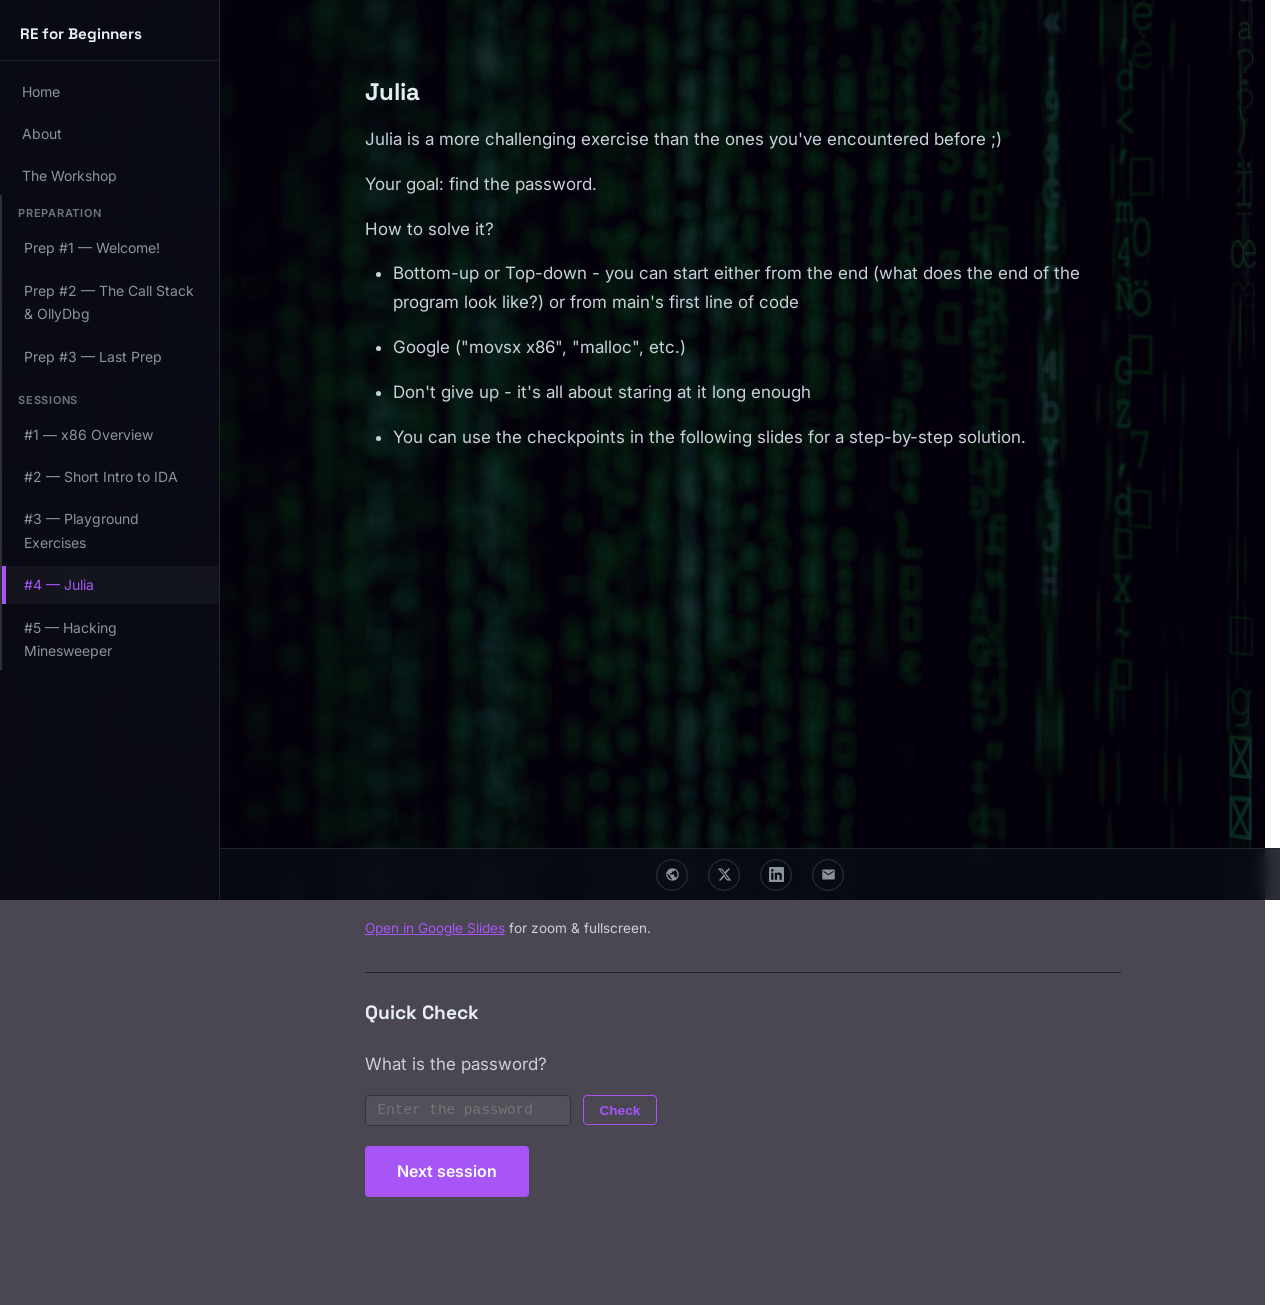
<file: julia.html>
<!DOCTYPE html>

<html lang="en">
<head>
<meta charset="utf-8"/>
<meta content="width=device-width, initial-scale=1" name="viewport"/>
<title>Julia - slide | RE for Beginners</title>
<link rel="icon" type="image/svg+xml" href="favicon.svg"/>
<link href="site.css" rel="stylesheet"/>
<meta name="description" content="A free, hands-on reverse engineering workshop covering x86 assembly, IDA, and cracking exercises. No prior RE experience needed."/>
<meta property="og:title" content="RE for Beginners"/>
<meta property="og:description" content="A free, hands-on reverse engineering workshop covering x86 assembly, IDA, and cracking exercises. No prior RE experience needed."/>
<meta property="og:image" content="https://ophirharpaz.com/begin.re/images/c52569_ceda9a6360384885b94d592812387258~mv2_e0633bd5.png"/>
<meta property="og:type" content="website"/>
<meta name="twitter:card" content="summary_large_image"/>
<meta name="twitter:image" content="https://ophirharpaz.com/begin.re/images/c52569_ceda9a6360384885b94d592812387258~mv2_e0633bd5.png"/>
</head>
<body><button class="menu-toggle" aria-label="Open menu"><svg viewBox="0 0 24 24" fill="none" stroke="currentColor" stroke-width="2" stroke-linecap="round"><line x1="3" y1="6" x2="21" y2="6"/><line x1="3" y1="12" x2="21" y2="12"/><line x1="3" y1="18" x2="21" y2="18"/></svg></button>
<aside class="sidebar">
<div class="sidebar-brand">
<a href="index.html">RE for Beginners</a>
</div>
<nav>
<ul>
<li><a href="index.html">Home</a></li>
<li><a href="about.html">About</a></li>
<li><a href="the-workshop.html">The Workshop</a>
<ul class="workshop-children">
<li class="nav-section-label">Preparation</li>
<li><a href="assignment-1.html">Prep #1 — Welcome!</a></li>
<li><a href="assignment-2.html">Prep #2 — The Call Stack &amp; OllyDbg</a></li>
<li><a href="assignment-3.html">Prep #3 — Last Prep</a></li>
<li class="nav-section-label">Sessions</li>
<li><a href="x86-overview.html">#1 — x86 Overview</a></li>
<li><a href="short-intro-to-ida.html">#2 — Short Intro to IDA</a></li>
<li><a href="playground-exercises.html">#3 — Playground Exercises</a></li>
<li><a class="active" href="julia.html">#4 — Julia</a></li>
<li><a href="hacking-minesweeper.html">#5 — Hacking Minesweeper</a></li>
</ul>
</li>
</ul>
</nav>
</aside>
<div class="sidebar-overlay"></div>
<footer class="site-footer">
<a aria-label="Website" href="https://ophirharpaz.com" target="_blank">
<svg viewbox="0 0 24 24" xmlns="http://www.w3.org/2000/svg"><path d="M12 2C6.477 2 2 6.477 2 12s4.477 10 10 10 10-4.477 10-10S17.523 2 12 2zm-1 17.93c-3.95-.49-7-3.85-7-7.93 0-.62.08-1.22.21-1.79L9 15v1c0 1.1.9 2 2 2v1.93zm6.9-2.54c-.26-.81-1-1.39-1.9-1.39h-1v-3c0-.55-.45-1-1-1H8v-2h2c.55 0 1-.45 1-1V7h2c1.1 0 2-.9 2-2v-.41c2.93 1.19 5 4.06 5 7.41 0 2.08-.8 3.97-2.1 5.39z"></path></svg>
</a>
<a aria-label="Twitter" href="https://twitter.com/OphirHarpaz" target="_blank">
<svg viewbox="0 0 24 24" xmlns="http://www.w3.org/2000/svg"><path d="M18.244 2.25h3.308l-7.227 8.26 8.502 11.24H16.17l-4.714-6.231-5.401 6.231H2.747l7.73-8.835L1.254 2.25H8.08l4.261 5.632 5.903-5.632zm-1.161 17.52h1.833L7.084 4.126H5.117z"></path></svg>
</a>
<a aria-label="LinkedIn" href="https://www.linkedin.com/in/ophir-harpaz-7624b9105" target="_blank">
<svg viewbox="0 0 24 24" xmlns="http://www.w3.org/2000/svg"><path d="M20.447 20.452h-3.554v-5.569c0-1.328-.027-3.037-1.852-3.037-1.853 0-2.136 1.445-2.136 2.939v5.667H9.351V9h3.414v1.561h.046c.477-.9 1.637-1.85 3.37-1.85 3.601 0 4.267 2.37 4.267 5.455v6.286zM5.337 7.433a2.062 2.062 0 01-2.063-2.065 2.064 2.064 0 112.063 2.065zm1.782 13.019H3.555V9h3.564v11.452zM22.225 0H1.771C.792 0 0 .774 0 1.729v20.542C0 23.227.792 24 1.771 24h20.451C23.2 24 24 23.227 24 22.271V1.729C24 .774 23.2 0 22.222 0h.003z"></path></svg>
</a>
<a aria-label="Email" href="mailto:ophirharpaz@gmail.com">
<svg viewbox="0 0 24 24" xmlns="http://www.w3.org/2000/svg"><path d="M20 4H4c-1.1 0-2 .9-2 2v12c0 1.1.9 2 2 2h16c1.1 0 2-.9 2-2V6c0-1.1-.9-2-2-2zm0 4l-8 5-8-5V6l8 5 8-5v2z"></path></svg>
</a>
</footer>
<script src='https://storage.ko-fi.com/cdn/scripts/overlay-widget.js'></script>
<script>
  kofiWidgetOverlay.draw('ophirharpaz', {
    'type': 'floating-chat',
    'floating-chat.donateButton.text': 'Say thanks',
    'floating-chat.donateButton.background-color': '#794bc4',
    'floating-chat.donateButton.text-color': '#fff'
  });
  function openKofi(e) {
    e.preventDefault();
    var known = ['sidebar', 'site-footer', 'page-content'];
    var kofi = Array.from(document.body.children).find(function(el) {
      return el.tagName !== 'SCRIPT' &&
             !known.some(function(cls) { return el.classList.contains(cls); });
    });
    if (kofi) { (kofi.querySelector('button') || kofi).click(); return; }
    window.open('https://ko-fi.com/ophirharpaz', '_blank');
  }
</script>
<div class="page-content">
<main>
<h2>Julia</h2>
<p>Julia is a more challenging exercise than the ones you've encountered before ;)</p>
<p>Your goal: find the password.</p>
<p>How to solve it?</p>
<ul>
<li>
<p>Bottom-up or Top-down - you can start either from the end (what does the end of the program look like?) or from main's first line of code</p>
</li>
<li>
<p>Google ("movsx x86", "malloc", etc.)</p>
</li>
<li>
<p>Don't give up - it's all about staring at it long enough</p>
</li>
<li>
<p>You can use the checkpoints in the following slides for a step-by-step solution.</p>
</li>
</ul>
<div class="video-embed">
<iframe allowfullscreen="true" frameborder="0" mozallowfullscreen="true" src="https://docs.google.com/presentation/d/1hU1huhHwrKhAwfDSPaaFkJqrl1TkVmkrbl8xiP0TYek/embed?start=false&amp;loop=false&amp;delayms=3000" webkitallowfullscreen="true"></iframe>
</div>
<p style="font-size:0.85rem; margin-top:-0.5rem;"><a href="https://docs.google.com/presentation/d/1hU1huhHwrKhAwfDSPaaFkJqrl1TkVmkrbl8xiP0TYek/" target="_blank">Open in Google Slides</a> for zoom &amp; fullscreen.</p>
<hr class="section-divider"/>
<h3>Quick Check</h3>
<div class="exercise">
<p>What is the password?</p>
<div class="quiz-input">
<input id="julia-answer" placeholder="Enter the password" type="text"/>
<button onclick="checkJulia()">Check</button>
<span class="quiz-feedback" id="julia-feedback"></span>
</div>
</div>
<p><a class="btn btn-primary" href="hacking-minesweeper.html">Next session</a></p>
<script>
function checkJulia() {
  var val = document.getElementById('julia-answer').value;
  var fb = document.getElementById('julia-feedback');
  if (val === atob('UkVJc1RoZUJlc3Q=')) {
    fb.textContent = '✓ Correct!';
    fb.style.color = '#4ade80';
  } else {
    fb.textContent = '✗ Not quite.';
    fb.style.color = '#f87171';
  }
}
document.getElementById('julia-answer').addEventListener('keydown', function(e) {
  if (e.key === 'Enter') checkJulia();
});
</script>
</main>
</div>

<script src="site.js"></script>
</body>
</html>
</file>
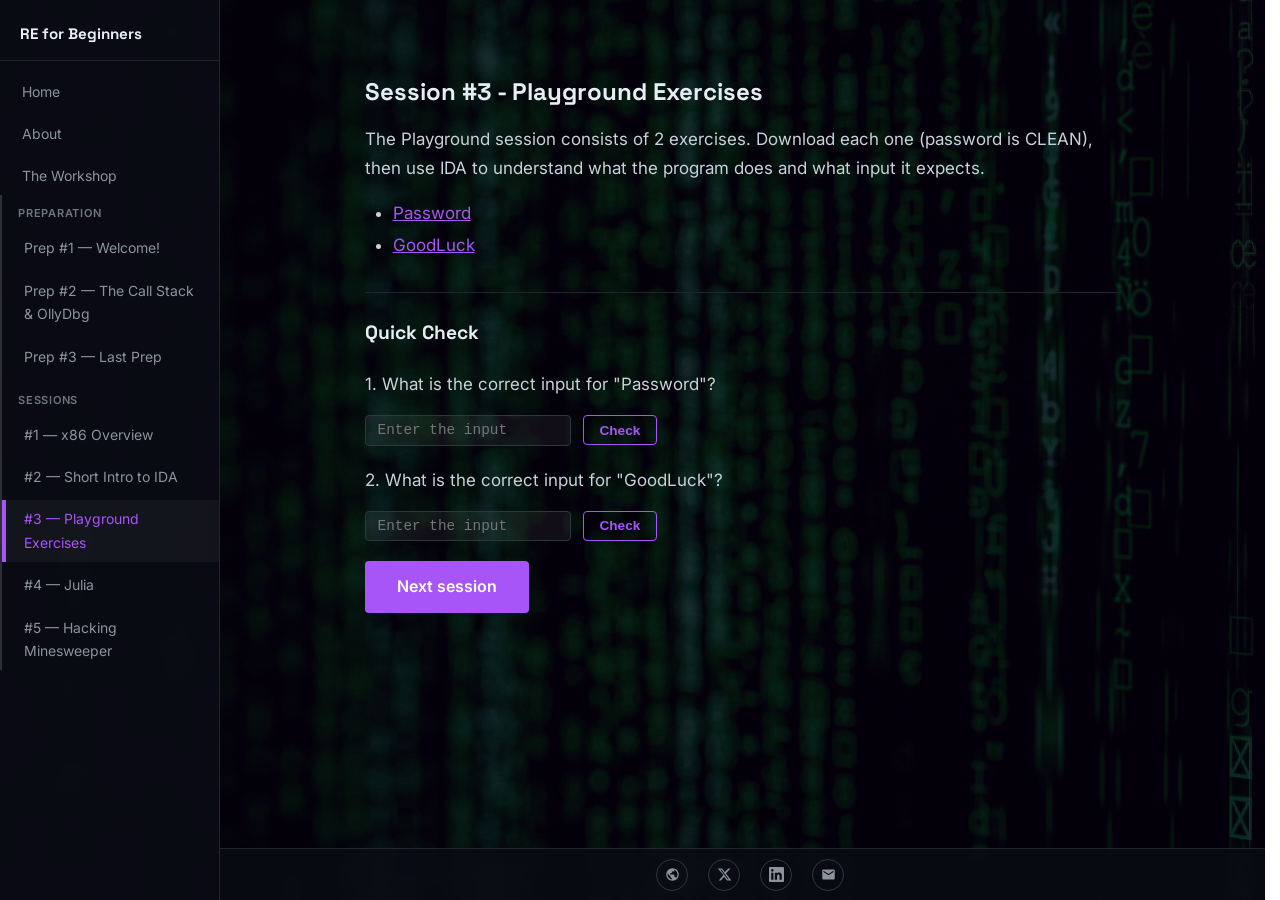
<file: playground-exercises.html>
<!DOCTYPE html>

<html lang="en">
<head>
<meta charset="utf-8"/>
<meta content="width=device-width, initial-scale=1" name="viewport"/>
<title>Playground Exercises | RE for Beginners</title>
<link rel="icon" type="image/svg+xml" href="favicon.svg"/>
<link href="site.css" rel="stylesheet"/>
<meta name="description" content="A free, hands-on reverse engineering workshop covering x86 assembly, IDA, and cracking exercises. No prior RE experience needed."/>
<meta property="og:title" content="RE for Beginners"/>
<meta property="og:description" content="A free, hands-on reverse engineering workshop covering x86 assembly, IDA, and cracking exercises. No prior RE experience needed."/>
<meta property="og:image" content="https://ophirharpaz.com/begin.re/images/c52569_ceda9a6360384885b94d592812387258~mv2_e0633bd5.png"/>
<meta property="og:type" content="website"/>
<meta name="twitter:card" content="summary_large_image"/>
<meta name="twitter:image" content="https://ophirharpaz.com/begin.re/images/c52569_ceda9a6360384885b94d592812387258~mv2_e0633bd5.png"/>
</head>
<body><button class="menu-toggle" aria-label="Open menu"><svg viewBox="0 0 24 24" fill="none" stroke="currentColor" stroke-width="2" stroke-linecap="round"><line x1="3" y1="6" x2="21" y2="6"/><line x1="3" y1="12" x2="21" y2="12"/><line x1="3" y1="18" x2="21" y2="18"/></svg></button>
<aside class="sidebar">
<div class="sidebar-brand">
<a href="index.html">RE for Beginners</a>
</div>
<nav>
<ul>
<li><a href="index.html">Home</a></li>
<li><a href="about.html">About</a></li>
<li><a href="the-workshop.html">The Workshop</a>
<ul class="workshop-children">
<li class="nav-section-label">Preparation</li>
<li><a href="assignment-1.html">Prep #1 — Welcome!</a></li>
<li><a href="assignment-2.html">Prep #2 — The Call Stack &amp; OllyDbg</a></li>
<li><a href="assignment-3.html">Prep #3 — Last Prep</a></li>
<li class="nav-section-label">Sessions</li>
<li><a href="x86-overview.html">#1 — x86 Overview</a></li>
<li><a href="short-intro-to-ida.html">#2 — Short Intro to IDA</a></li>
<li><a class="active" href="playground-exercises.html">#3 — Playground Exercises</a></li>
<li><a href="julia.html">#4 — Julia</a></li>
<li><a href="hacking-minesweeper.html">#5 — Hacking Minesweeper</a></li>
</ul>
</li>
</ul>
</nav>
</aside>
<div class="sidebar-overlay"></div>
<footer class="site-footer">
<a aria-label="Website" href="https://ophirharpaz.com" target="_blank">
<svg viewbox="0 0 24 24" xmlns="http://www.w3.org/2000/svg"><path d="M12 2C6.477 2 2 6.477 2 12s4.477 10 10 10 10-4.477 10-10S17.523 2 12 2zm-1 17.93c-3.95-.49-7-3.85-7-7.93 0-.62.08-1.22.21-1.79L9 15v1c0 1.1.9 2 2 2v1.93zm6.9-2.54c-.26-.81-1-1.39-1.9-1.39h-1v-3c0-.55-.45-1-1-1H8v-2h2c.55 0 1-.45 1-1V7h2c1.1 0 2-.9 2-2v-.41c2.93 1.19 5 4.06 5 7.41 0 2.08-.8 3.97-2.1 5.39z"></path></svg>
</a>
<a aria-label="Twitter" href="https://twitter.com/OphirHarpaz" target="_blank">
<svg viewbox="0 0 24 24" xmlns="http://www.w3.org/2000/svg"><path d="M18.244 2.25h3.308l-7.227 8.26 8.502 11.24H16.17l-4.714-6.231-5.401 6.231H2.747l7.73-8.835L1.254 2.25H8.08l4.261 5.632 5.903-5.632zm-1.161 17.52h1.833L7.084 4.126H5.117z"></path></svg>
</a>
<a aria-label="LinkedIn" href="https://www.linkedin.com/in/ophir-harpaz-7624b9105" target="_blank">
<svg viewbox="0 0 24 24" xmlns="http://www.w3.org/2000/svg"><path d="M20.447 20.452h-3.554v-5.569c0-1.328-.027-3.037-1.852-3.037-1.853 0-2.136 1.445-2.136 2.939v5.667H9.351V9h3.414v1.561h.046c.477-.9 1.637-1.85 3.37-1.85 3.601 0 4.267 2.37 4.267 5.455v6.286zM5.337 7.433a2.062 2.062 0 01-2.063-2.065 2.064 2.064 0 112.063 2.065zm1.782 13.019H3.555V9h3.564v11.452zM22.225 0H1.771C.792 0 0 .774 0 1.729v20.542C0 23.227.792 24 1.771 24h20.451C23.2 24 24 23.227 24 22.271V1.729C24 .774 23.2 0 22.222 0h.003z"></path></svg>
</a>
<a aria-label="Email" href="mailto:ophirharpaz@gmail.com">
<svg viewbox="0 0 24 24" xmlns="http://www.w3.org/2000/svg"><path d="M20 4H4c-1.1 0-2 .9-2 2v12c0 1.1.9 2 2 2h16c1.1 0 2-.9 2-2V6c0-1.1-.9-2-2-2zm0 4l-8 5-8-5V6l8 5 8-5v2z"></path></svg>
</a>
</footer>
<script src='https://storage.ko-fi.com/cdn/scripts/overlay-widget.js'></script>
<script>
  kofiWidgetOverlay.draw('ophirharpaz', {
    'type': 'floating-chat',
    'floating-chat.donateButton.text': 'Say thanks',
    'floating-chat.donateButton.background-color': '#794bc4',
    'floating-chat.donateButton.text-color': '#fff'
  });
  function openKofi(e) {
    e.preventDefault();
    var known = ['sidebar', 'site-footer', 'page-content'];
    var kofi = Array.from(document.body.children).find(function(el) {
      return el.tagName !== 'SCRIPT' &&
             !known.some(function(cls) { return el.classList.contains(cls); });
    });
    if (kofi) { (kofi.querySelector('button') || kofi).click(); return; }
    window.open('https://ko-fi.com/ophirharpaz', '_blank');
  }
</script>
<div class="page-content">
<main>
<h2>Session #3 - Playground Exercises</h2>
<p>The Playground session consists of 2 exercises. Download each one (password is CLEAN), then use IDA to understand what the program does and what input it expects.</p>
<ul>
<li><a href="https://drive.google.com/file/d/1yl51UOkIsmm7m9xczLD9HEyUJV4E1WRy/view?usp=drive_link" target="_blank">Password</a></li>
<li><a href="https://drive.google.com/file/d/1lO0cdh5hWOAmXMkWD50mqlVkRJh7bnK6/view?usp=drive_link" target="_blank">GoodLuck</a></li>
</ul>
<hr class="section-divider"/>
<h3>Quick Check</h3>
<div class="exercise">
<p>1. What is the correct input for "Password"?</p>
<div class="quiz-input">
<input id="pw-answer" placeholder="Enter the input" type="text"/>
<button onclick="checkPw()">Check</button>
<span class="quiz-feedback" id="pw-feedback"></span>
</div>
</div>
<div class="exercise">
<p>2. What is the correct input for "GoodLuck"?</p>
<div class="quiz-input">
<input id="gl-answer" placeholder="Enter the input" type="text"/>
<button onclick="checkGl()">Check</button>
<span class="quiz-feedback" id="gl-feedback"></span>
</div>
</div>
<p><a class="btn btn-primary" href="julia.html">Next session</a></p>
<script>
function checkPw() {
  var val = document.getElementById('pw-answer').value;
  var fb = document.getElementById('pw-feedback');
  if (val === atob('Y3I0Y2ttMw==')) {
    fb.textContent = '✓ Correct!';
    fb.style.color = '#4ade80';
  } else {
    fb.textContent = '✗ Not quite.';
    fb.style.color = '#f87171';
  }
}
function checkGl() {
  var val = document.getElementById('gl-answer').value;
  var fb = document.getElementById('gl-feedback');
  if (val === atob('MTIzNA==')) {
    fb.textContent = '✓ Correct!';
    fb.style.color = '#4ade80';
  } else {
    fb.textContent = '✗ Not quite.';
    fb.style.color = '#f87171';
  }
}
document.getElementById('pw-answer').addEventListener('keydown', function(e) { if (e.key === 'Enter') checkPw(); });
document.getElementById('gl-answer').addEventListener('keydown', function(e) { if (e.key === 'Enter') checkGl(); });
</script>
</main>
</div>

<script src="site.js"></script>
</body>
</html>
</file>
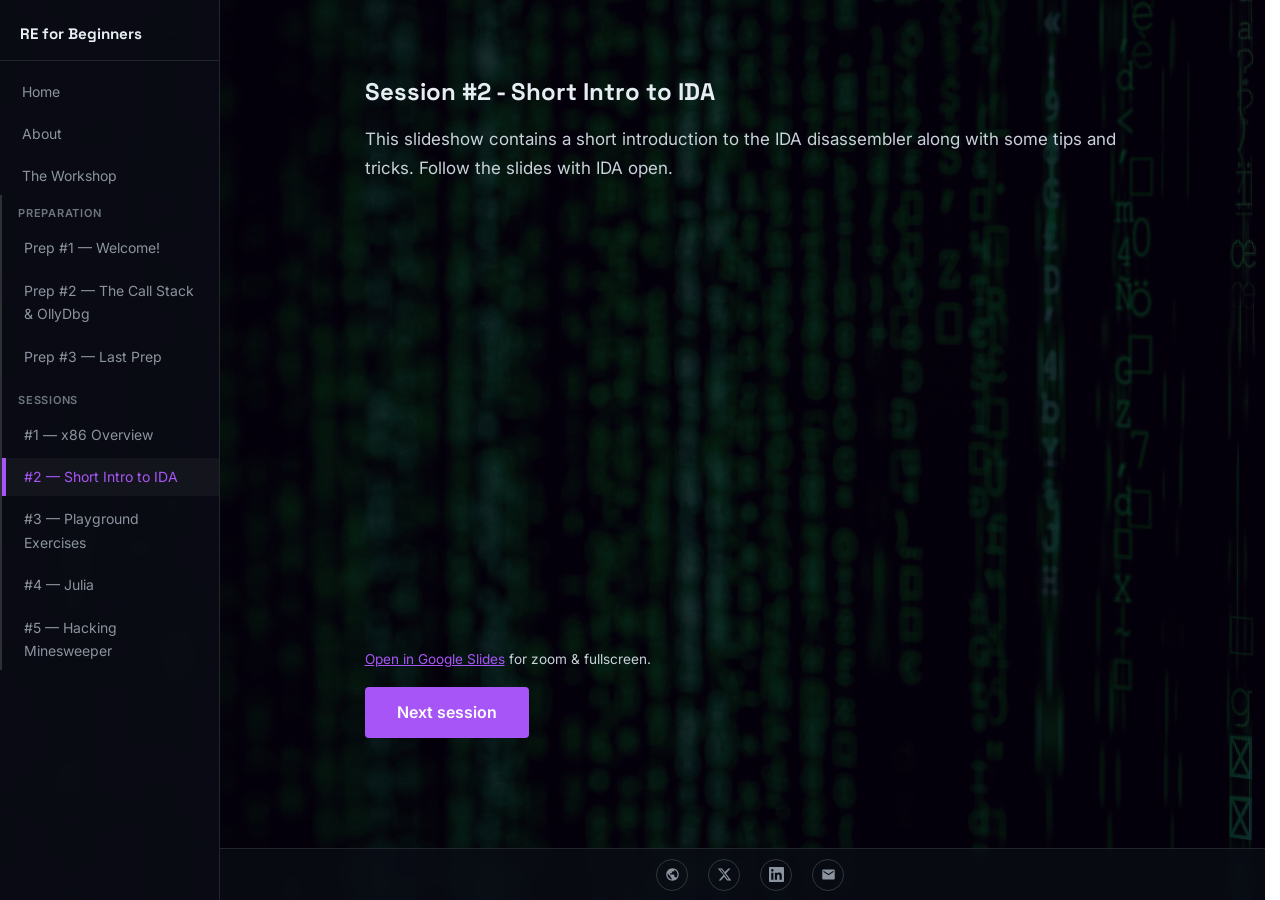
<file: short-intro-to-ida.html>
<!DOCTYPE html>

<html lang="en">
<head>
<meta charset="utf-8"/>
<meta content="width=device-width, initial-scale=1" name="viewport"/>
<title>Short Intro to IDA | RE for Beginners</title>
<link rel="icon" type="image/svg+xml" href="favicon.svg"/>
<link href="site.css" rel="stylesheet"/>
<meta name="description" content="A free, hands-on reverse engineering workshop covering x86 assembly, IDA, and cracking exercises. No prior RE experience needed."/>
<meta property="og:title" content="RE for Beginners"/>
<meta property="og:description" content="A free, hands-on reverse engineering workshop covering x86 assembly, IDA, and cracking exercises. No prior RE experience needed."/>
<meta property="og:image" content="https://ophirharpaz.com/begin.re/images/c52569_ceda9a6360384885b94d592812387258~mv2_e0633bd5.png"/>
<meta property="og:type" content="website"/>
<meta name="twitter:card" content="summary_large_image"/>
<meta name="twitter:image" content="https://ophirharpaz.com/begin.re/images/c52569_ceda9a6360384885b94d592812387258~mv2_e0633bd5.png"/>
</head>
<body><button class="menu-toggle" aria-label="Open menu"><svg viewBox="0 0 24 24" fill="none" stroke="currentColor" stroke-width="2" stroke-linecap="round"><line x1="3" y1="6" x2="21" y2="6"/><line x1="3" y1="12" x2="21" y2="12"/><line x1="3" y1="18" x2="21" y2="18"/></svg></button>
<aside class="sidebar">
<div class="sidebar-brand">
<a href="index.html">RE for Beginners</a>
</div>
<nav>
<ul>
<li><a href="index.html">Home</a></li>
<li><a href="about.html">About</a></li>
<li><a href="the-workshop.html">The Workshop</a>
<ul class="workshop-children">
<li class="nav-section-label">Preparation</li>
<li><a href="assignment-1.html">Prep #1 — Welcome!</a></li>
<li><a href="assignment-2.html">Prep #2 — The Call Stack &amp; OllyDbg</a></li>
<li><a href="assignment-3.html">Prep #3 — Last Prep</a></li>
<li class="nav-section-label">Sessions</li>
<li><a href="x86-overview.html">#1 — x86 Overview</a></li>
<li><a class="active" href="short-intro-to-ida.html">#2 — Short Intro to IDA</a></li>
<li><a href="playground-exercises.html">#3 — Playground Exercises</a></li>
<li><a href="julia.html">#4 — Julia</a></li>
<li><a href="hacking-minesweeper.html">#5 — Hacking Minesweeper</a></li>
</ul>
</li>
</ul>
</nav>
</aside>
<div class="sidebar-overlay"></div>
<footer class="site-footer">
<a aria-label="Website" href="https://ophirharpaz.com" target="_blank">
<svg viewbox="0 0 24 24" xmlns="http://www.w3.org/2000/svg"><path d="M12 2C6.477 2 2 6.477 2 12s4.477 10 10 10 10-4.477 10-10S17.523 2 12 2zm-1 17.93c-3.95-.49-7-3.85-7-7.93 0-.62.08-1.22.21-1.79L9 15v1c0 1.1.9 2 2 2v1.93zm6.9-2.54c-.26-.81-1-1.39-1.9-1.39h-1v-3c0-.55-.45-1-1-1H8v-2h2c.55 0 1-.45 1-1V7h2c1.1 0 2-.9 2-2v-.41c2.93 1.19 5 4.06 5 7.41 0 2.08-.8 3.97-2.1 5.39z"></path></svg>
</a>
<a aria-label="Twitter" href="https://twitter.com/OphirHarpaz" target="_blank">
<svg viewbox="0 0 24 24" xmlns="http://www.w3.org/2000/svg"><path d="M18.244 2.25h3.308l-7.227 8.26 8.502 11.24H16.17l-4.714-6.231-5.401 6.231H2.747l7.73-8.835L1.254 2.25H8.08l4.261 5.632 5.903-5.632zm-1.161 17.52h1.833L7.084 4.126H5.117z"></path></svg>
</a>
<a aria-label="LinkedIn" href="https://www.linkedin.com/in/ophir-harpaz-7624b9105" target="_blank">
<svg viewbox="0 0 24 24" xmlns="http://www.w3.org/2000/svg"><path d="M20.447 20.452h-3.554v-5.569c0-1.328-.027-3.037-1.852-3.037-1.853 0-2.136 1.445-2.136 2.939v5.667H9.351V9h3.414v1.561h.046c.477-.9 1.637-1.85 3.37-1.85 3.601 0 4.267 2.37 4.267 5.455v6.286zM5.337 7.433a2.062 2.062 0 01-2.063-2.065 2.064 2.064 0 112.063 2.065zm1.782 13.019H3.555V9h3.564v11.452zM22.225 0H1.771C.792 0 0 .774 0 1.729v20.542C0 23.227.792 24 1.771 24h20.451C23.2 24 24 23.227 24 22.271V1.729C24 .774 23.2 0 22.222 0h.003z"></path></svg>
</a>
<a aria-label="Email" href="mailto:ophirharpaz@gmail.com">
<svg viewbox="0 0 24 24" xmlns="http://www.w3.org/2000/svg"><path d="M20 4H4c-1.1 0-2 .9-2 2v12c0 1.1.9 2 2 2h16c1.1 0 2-.9 2-2V6c0-1.1-.9-2-2-2zm0 4l-8 5-8-5V6l8 5 8-5v2z"></path></svg>
</a>
</footer>
<script src='https://storage.ko-fi.com/cdn/scripts/overlay-widget.js'></script>
<script>
  kofiWidgetOverlay.draw('ophirharpaz', {
    'type': 'floating-chat',
    'floating-chat.donateButton.text': 'Say thanks',
    'floating-chat.donateButton.background-color': '#794bc4',
    'floating-chat.donateButton.text-color': '#fff'
  });
  function openKofi(e) {
    e.preventDefault();
    var known = ['sidebar', 'site-footer', 'page-content'];
    var kofi = Array.from(document.body.children).find(function(el) {
      return el.tagName !== 'SCRIPT' &&
             !known.some(function(cls) { return el.classList.contains(cls); });
    });
    if (kofi) { (kofi.querySelector('button') || kofi).click(); return; }
    window.open('https://ko-fi.com/ophirharpaz', '_blank');
  }
</script>
<div class="page-content">
<main>
<h2>Session #2 - Short Intro to IDA</h2>
<p>This slideshow contains a short introduction to the IDA disassembler along with some tips and tricks. Follow the slides with IDA open.</p>
<div class="video-embed">
<iframe allowfullscreen="true" frameborder="0" mozallowfullscreen="true" src="https://docs.google.com/presentation/d/1Dl0fQJC-uikm5BHBenaiCFVc8P0-nfSA4A1Qg3xRlbE/embed?start=false&amp;loop=false&amp;delayms=3000" webkitallowfullscreen="true"></iframe>
</div>
<p style="font-size:0.85rem; margin-top:-0.5rem;"><a href="https://docs.google.com/presentation/d/1Dl0fQJC-uikm5BHBenaiCFVc8P0-nfSA4A1Qg3xRlbE/" target="_blank">Open in Google Slides</a> for zoom &amp; fullscreen.</p>
<p><a class="btn btn-primary" href="playground-exercises.html">Next session</a></p>
</main>
</div>

<script src="site.js"></script>
</body>
</html>
</file>
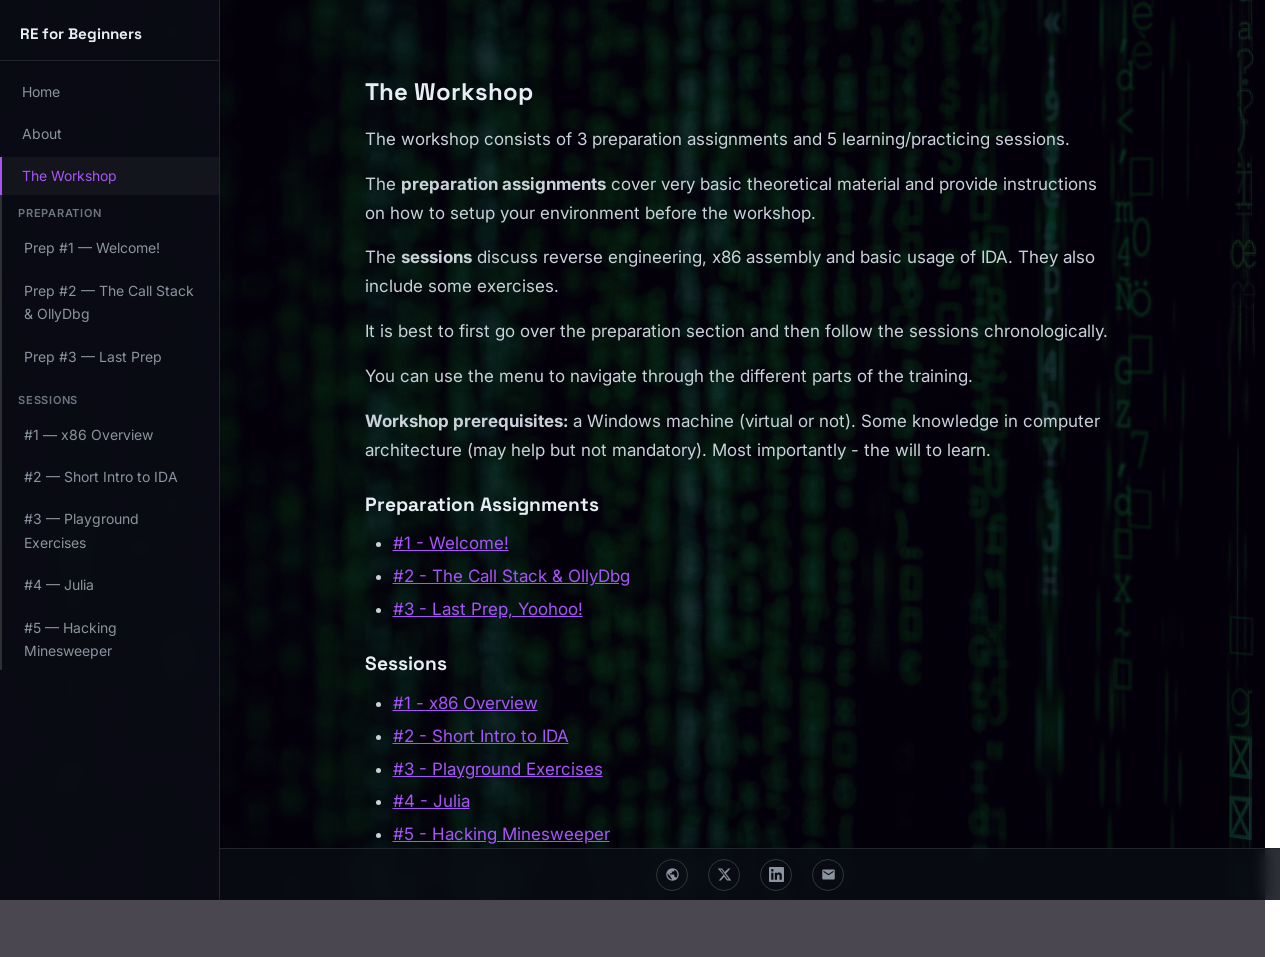
<file: the-workshop.html>
<!DOCTYPE html>

<html lang="en">
<head>
<meta charset="utf-8"/>
<meta content="width=device-width, initial-scale=1" name="viewport"/>
<title>The Workshop | RE for Beginners</title>
<link rel="icon" type="image/svg+xml" href="favicon.svg"/>
<link href="site.css" rel="stylesheet"/>
<meta name="description" content="A free, hands-on reverse engineering workshop covering x86 assembly, IDA, and cracking exercises. No prior RE experience needed."/>
<meta property="og:title" content="RE for Beginners"/>
<meta property="og:description" content="A free, hands-on reverse engineering workshop covering x86 assembly, IDA, and cracking exercises. No prior RE experience needed."/>
<meta property="og:image" content="https://ophirharpaz.com/begin.re/images/c52569_ceda9a6360384885b94d592812387258~mv2_e0633bd5.png"/>
<meta property="og:type" content="website"/>
<meta name="twitter:card" content="summary_large_image"/>
<meta name="twitter:image" content="https://ophirharpaz.com/begin.re/images/c52569_ceda9a6360384885b94d592812387258~mv2_e0633bd5.png"/>
</head>
<body><button class="menu-toggle" aria-label="Open menu"><svg viewBox="0 0 24 24" fill="none" stroke="currentColor" stroke-width="2" stroke-linecap="round"><line x1="3" y1="6" x2="21" y2="6"/><line x1="3" y1="12" x2="21" y2="12"/><line x1="3" y1="18" x2="21" y2="18"/></svg></button>
<aside class="sidebar">
<div class="sidebar-brand">
<a href="index.html">RE for Beginners</a>
</div>
<nav>
<ul>
<li><a href="index.html">Home</a></li>
<li><a href="about.html">About</a></li>
<li><a class="active" href="the-workshop.html">The Workshop</a>
<ul class="workshop-children">
<li class="nav-section-label">Preparation</li>
<li><a href="assignment-1.html">Prep #1 — Welcome!</a></li>
<li><a href="assignment-2.html">Prep #2 — The Call Stack &amp; OllyDbg</a></li>
<li><a href="assignment-3.html">Prep #3 — Last Prep</a></li>
<li class="nav-section-label">Sessions</li>
<li><a href="x86-overview.html">#1 — x86 Overview</a></li>
<li><a href="short-intro-to-ida.html">#2 — Short Intro to IDA</a></li>
<li><a href="playground-exercises.html">#3 — Playground Exercises</a></li>
<li><a href="julia.html">#4 — Julia</a></li>
<li><a href="hacking-minesweeper.html">#5 — Hacking Minesweeper</a></li>
</ul>
</li>
</ul>
</nav>
</aside>
<div class="sidebar-overlay"></div>
<footer class="site-footer">
<a aria-label="Website" href="https://ophirharpaz.com" target="_blank">
<svg viewbox="0 0 24 24" xmlns="http://www.w3.org/2000/svg"><path d="M12 2C6.477 2 2 6.477 2 12s4.477 10 10 10 10-4.477 10-10S17.523 2 12 2zm-1 17.93c-3.95-.49-7-3.85-7-7.93 0-.62.08-1.22.21-1.79L9 15v1c0 1.1.9 2 2 2v1.93zm6.9-2.54c-.26-.81-1-1.39-1.9-1.39h-1v-3c0-.55-.45-1-1-1H8v-2h2c.55 0 1-.45 1-1V7h2c1.1 0 2-.9 2-2v-.41c2.93 1.19 5 4.06 5 7.41 0 2.08-.8 3.97-2.1 5.39z"></path></svg>
</a>
<a aria-label="Twitter" href="https://twitter.com/OphirHarpaz" target="_blank">
<svg viewbox="0 0 24 24" xmlns="http://www.w3.org/2000/svg"><path d="M18.244 2.25h3.308l-7.227 8.26 8.502 11.24H16.17l-4.714-6.231-5.401 6.231H2.747l7.73-8.835L1.254 2.25H8.08l4.261 5.632 5.903-5.632zm-1.161 17.52h1.833L7.084 4.126H5.117z"></path></svg>
</a>
<a aria-label="LinkedIn" href="https://www.linkedin.com/in/ophir-harpaz-7624b9105" target="_blank">
<svg viewbox="0 0 24 24" xmlns="http://www.w3.org/2000/svg"><path d="M20.447 20.452h-3.554v-5.569c0-1.328-.027-3.037-1.852-3.037-1.853 0-2.136 1.445-2.136 2.939v5.667H9.351V9h3.414v1.561h.046c.477-.9 1.637-1.85 3.37-1.85 3.601 0 4.267 2.37 4.267 5.455v6.286zM5.337 7.433a2.062 2.062 0 01-2.063-2.065 2.064 2.064 0 112.063 2.065zm1.782 13.019H3.555V9h3.564v11.452zM22.225 0H1.771C.792 0 0 .774 0 1.729v20.542C0 23.227.792 24 1.771 24h20.451C23.2 24 24 23.227 24 22.271V1.729C24 .774 23.2 0 22.222 0h.003z"></path></svg>
</a>
<a aria-label="Email" href="mailto:ophirharpaz@gmail.com">
<svg viewbox="0 0 24 24" xmlns="http://www.w3.org/2000/svg"><path d="M20 4H4c-1.1 0-2 .9-2 2v12c0 1.1.9 2 2 2h16c1.1 0 2-.9 2-2V6c0-1.1-.9-2-2-2zm0 4l-8 5-8-5V6l8 5 8-5v2z"></path></svg>
</a>
</footer>
<script src='https://storage.ko-fi.com/cdn/scripts/overlay-widget.js'></script>
<script>
  kofiWidgetOverlay.draw('ophirharpaz', {
    'type': 'floating-chat',
    'floating-chat.donateButton.text': 'Say thanks',
    'floating-chat.donateButton.background-color': '#794bc4',
    'floating-chat.donateButton.text-color': '#fff'
  });
  function openKofi(e) {
    e.preventDefault();
    var known = ['sidebar', 'site-footer', 'page-content'];
    var kofi = Array.from(document.body.children).find(function(el) {
      return el.tagName !== 'SCRIPT' &&
             !known.some(function(cls) { return el.classList.contains(cls); });
    });
    if (kofi) { (kofi.querySelector('button') || kofi).click(); return; }
    window.open('https://ko-fi.com/ophirharpaz', '_blank');
  }
</script>
<div class="page-content">
<main>
<h2>The Workshop</h2>
<p>The workshop consists of 3 preparation assignments and 5 learning/practicing sessions.</p>
<p>The <b>preparation assignments</b> cover very basic theoretical material and provide instructions on how to setup your environment before the workshop.</p>
<p>The <b>sessions</b> discuss reverse engineering, x86 assembly and basic usage of IDA. They also include some exercises.</p>
<p>It is best to first go over the preparation section and then follow the sessions chronologically.</p>
<p>You can use the menu to navigate through the different parts of the training.</p>
<p><b>Workshop prerequisites:</b> a Windows machine (virtual or not). Some knowledge in computer architecture (may help but not mandatory). Most importantly - the will to learn.</p>
<h3>Preparation Assignments</h3>
<ul>
<li><a href="assignment-1.html">#1 - Welcome!</a></li>
<li><a href="assignment-2.html">#2 - The Call Stack &amp; OllyDbg</a></li>
<li><a href="assignment-3.html">#3 - Last Prep, Yoohoo!</a></li>
</ul>
<h3>Sessions</h3>
<ul>
<li><a href="x86-overview.html">#1 - x86 Overview</a></li>
<li><a href="short-intro-to-ida.html">#2 - Short Intro to IDA</a></li>
<li><a href="playground-exercises.html">#3 - Playground Exercises</a></li>
<li><a href="julia.html">#4 - Julia</a></li>
<li><a href="hacking-minesweeper.html">#5 - Hacking Minesweeper</a></li>
</ul>
</main>
</div>

<script src="site.js"></script>
</body>
</html>
</file>
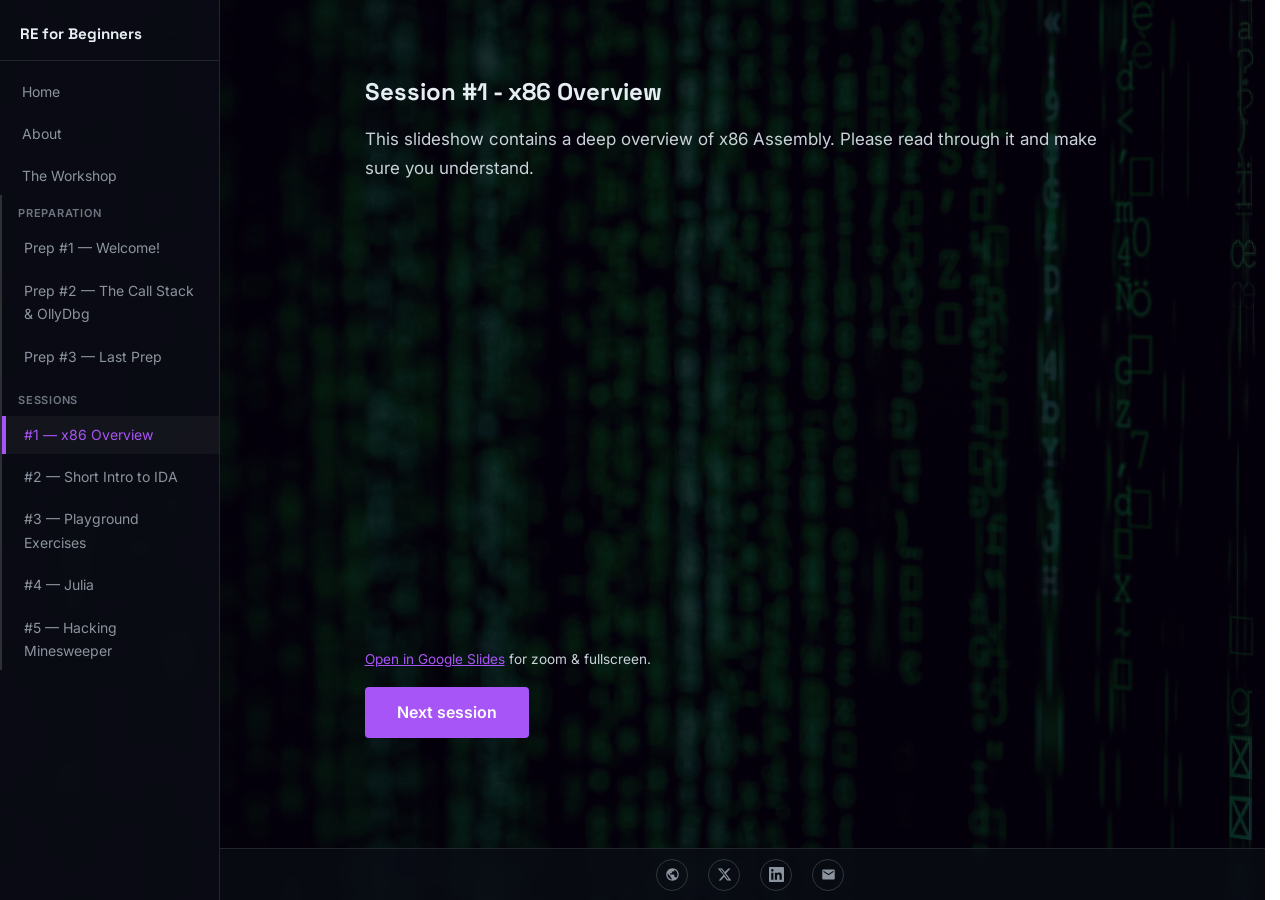
<file: x86-overview.html>
<!DOCTYPE html>

<html lang="en">
<head>
<meta charset="utf-8"/>
<meta content="width=device-width, initial-scale=1" name="viewport"/>
<title>x86 Overview | RE for Beginners</title>
<link rel="icon" type="image/svg+xml" href="favicon.svg"/>
<link href="site.css" rel="stylesheet"/>
<meta name="description" content="A free, hands-on reverse engineering workshop covering x86 assembly, IDA, and cracking exercises. No prior RE experience needed."/>
<meta property="og:title" content="RE for Beginners"/>
<meta property="og:description" content="A free, hands-on reverse engineering workshop covering x86 assembly, IDA, and cracking exercises. No prior RE experience needed."/>
<meta property="og:image" content="https://ophirharpaz.com/begin.re/images/c52569_ceda9a6360384885b94d592812387258~mv2_e0633bd5.png"/>
<meta property="og:type" content="website"/>
<meta name="twitter:card" content="summary_large_image"/>
<meta name="twitter:image" content="https://ophirharpaz.com/begin.re/images/c52569_ceda9a6360384885b94d592812387258~mv2_e0633bd5.png"/>
</head>
<body><button class="menu-toggle" aria-label="Open menu"><svg viewBox="0 0 24 24" fill="none" stroke="currentColor" stroke-width="2" stroke-linecap="round"><line x1="3" y1="6" x2="21" y2="6"/><line x1="3" y1="12" x2="21" y2="12"/><line x1="3" y1="18" x2="21" y2="18"/></svg></button>
<aside class="sidebar">
<div class="sidebar-brand">
<a href="index.html">RE for Beginners</a>
</div>
<nav>
<ul>
<li><a href="index.html">Home</a></li>
<li><a href="about.html">About</a></li>
<li><a href="the-workshop.html">The Workshop</a>
<ul class="workshop-children">
<li class="nav-section-label">Preparation</li>
<li><a href="assignment-1.html">Prep #1 — Welcome!</a></li>
<li><a href="assignment-2.html">Prep #2 — The Call Stack &amp; OllyDbg</a></li>
<li><a href="assignment-3.html">Prep #3 — Last Prep</a></li>
<li class="nav-section-label">Sessions</li>
<li><a class="active" href="x86-overview.html">#1 — x86 Overview</a></li>
<li><a href="short-intro-to-ida.html">#2 — Short Intro to IDA</a></li>
<li><a href="playground-exercises.html">#3 — Playground Exercises</a></li>
<li><a href="julia.html">#4 — Julia</a></li>
<li><a href="hacking-minesweeper.html">#5 — Hacking Minesweeper</a></li>
</ul>
</li>
</ul>
</nav>
</aside>
<div class="sidebar-overlay"></div>
<footer class="site-footer">
<a aria-label="Website" href="https://ophirharpaz.com" target="_blank">
<svg viewbox="0 0 24 24" xmlns="http://www.w3.org/2000/svg"><path d="M12 2C6.477 2 2 6.477 2 12s4.477 10 10 10 10-4.477 10-10S17.523 2 12 2zm-1 17.93c-3.95-.49-7-3.85-7-7.93 0-.62.08-1.22.21-1.79L9 15v1c0 1.1.9 2 2 2v1.93zm6.9-2.54c-.26-.81-1-1.39-1.9-1.39h-1v-3c0-.55-.45-1-1-1H8v-2h2c.55 0 1-.45 1-1V7h2c1.1 0 2-.9 2-2v-.41c2.93 1.19 5 4.06 5 7.41 0 2.08-.8 3.97-2.1 5.39z"></path></svg>
</a>
<a aria-label="Twitter" href="https://twitter.com/OphirHarpaz" target="_blank">
<svg viewbox="0 0 24 24" xmlns="http://www.w3.org/2000/svg"><path d="M18.244 2.25h3.308l-7.227 8.26 8.502 11.24H16.17l-4.714-6.231-5.401 6.231H2.747l7.73-8.835L1.254 2.25H8.08l4.261 5.632 5.903-5.632zm-1.161 17.52h1.833L7.084 4.126H5.117z"></path></svg>
</a>
<a aria-label="LinkedIn" href="https://www.linkedin.com/in/ophir-harpaz-7624b9105" target="_blank">
<svg viewbox="0 0 24 24" xmlns="http://www.w3.org/2000/svg"><path d="M20.447 20.452h-3.554v-5.569c0-1.328-.027-3.037-1.852-3.037-1.853 0-2.136 1.445-2.136 2.939v5.667H9.351V9h3.414v1.561h.046c.477-.9 1.637-1.85 3.37-1.85 3.601 0 4.267 2.37 4.267 5.455v6.286zM5.337 7.433a2.062 2.062 0 01-2.063-2.065 2.064 2.064 0 112.063 2.065zm1.782 13.019H3.555V9h3.564v11.452zM22.225 0H1.771C.792 0 0 .774 0 1.729v20.542C0 23.227.792 24 1.771 24h20.451C23.2 24 24 23.227 24 22.271V1.729C24 .774 23.2 0 22.222 0h.003z"></path></svg>
</a>
<a aria-label="Email" href="mailto:ophirharpaz@gmail.com">
<svg viewbox="0 0 24 24" xmlns="http://www.w3.org/2000/svg"><path d="M20 4H4c-1.1 0-2 .9-2 2v12c0 1.1.9 2 2 2h16c1.1 0 2-.9 2-2V6c0-1.1-.9-2-2-2zm0 4l-8 5-8-5V6l8 5 8-5v2z"></path></svg>
</a>
</footer>
<script src='https://storage.ko-fi.com/cdn/scripts/overlay-widget.js'></script>
<script>
  kofiWidgetOverlay.draw('ophirharpaz', {
    'type': 'floating-chat',
    'floating-chat.donateButton.text': 'Say thanks',
    'floating-chat.donateButton.background-color': '#794bc4',
    'floating-chat.donateButton.text-color': '#fff'
  });
  function openKofi(e) {
    e.preventDefault();
    var known = ['sidebar', 'site-footer', 'page-content'];
    var kofi = Array.from(document.body.children).find(function(el) {
      return el.tagName !== 'SCRIPT' &&
             !known.some(function(cls) { return el.classList.contains(cls); });
    });
    if (kofi) { (kofi.querySelector('button') || kofi).click(); return; }
    window.open('https://ko-fi.com/ophirharpaz', '_blank');
  }
</script>
<div class="page-content">
<main>
<h2>Session #1 - x86 Overview</h2>
<p>This slideshow contains a deep overview of x86 Assembly. Please read through it and make sure you understand.</p>
<div class="video-embed">
<iframe allowfullscreen="true" frameborder="0" mozallowfullscreen="true" src="https://docs.google.com/presentation/d/10FlPLwUsgxaAYft2sAGvbWq_dKdo6vxn7vo4YJFfqUA/embed?start=false&amp;loop=false&amp;delayms=3000" webkitallowfullscreen="true"></iframe>
</div>
<p style="font-size:0.85rem; margin-top:-0.5rem;"><a href="https://docs.google.com/presentation/d/10FlPLwUsgxaAYft2sAGvbWq_dKdo6vxn7vo4YJFfqUA/" target="_blank">Open in Google Slides</a> for zoom &amp; fullscreen.</p>
<p><a class="btn btn-primary" href="short-intro-to-ida.html">Next session</a></p>
</main>
</div>

<script src="site.js"></script>
</body>
</html>
</file>
<file: site.css>
@import url('https://fonts.googleapis.com/css2?family=JetBrains+Mono:wght@700;800&family=Space+Grotesk:wght@400;600;700&family=Inter:wght@400;500&display=swap');

*, *::before, *::after { box-sizing: border-box; }

:root {
  --bg-dark: #0d1117;
  --accent: #a855f7;
  --accent-hover: #9333ea;
  --text: #c9d1d9;
  --text-bright: #e6edf3;
  --border: #21262d;
  --sidebar-width: 220px;
  --card-bg: rgba(13, 17, 23, 0.75);
}

html {
  background:
    linear-gradient(rgba(5, 0, 15, 0.72), rgba(5, 0, 15, 0.72)),
    url('images/hero-bg.webp') center / cover fixed;
  scrollbar-gutter: stable;
}

body {
  margin: 0;
  font-family: 'Inter', -apple-system, BlinkMacSystemFont, sans-serif;
  font-size: 17px;
  line-height: 1.7;
  color: var(--text);
  background: transparent;
  min-height: 100vh;
}

/* Sidebar */
.sidebar {
  position: fixed;
  top: 0;
  left: 0;
  width: var(--sidebar-width);
  height: 100vh;
  background: rgba(10, 12, 20, 0.9);
  border-right: 1px solid var(--border);
  backdrop-filter: blur(8px);
  display: flex;
  flex-direction: column;
  overflow-y: auto;
  overflow-x: hidden;
  z-index: 100;
}



.sidebar-brand {
  padding: 1.5rem 1.25rem 1rem;
  border-bottom: 1px solid var(--border);
  flex-shrink: 0;
}

.sidebar-brand a {
  font-family: 'Space Grotesk', sans-serif;
  color: var(--text-bright);
  font-weight: 700;
  font-size: 0.95rem;
  text-decoration: none;
  line-height: 1.3;
  display: block;
}

.sidebar-brand a:hover { color: var(--accent); text-decoration: none; }

.sidebar nav {
  flex: 1;
  padding: 0.75rem 0;
}

.sidebar nav ul {
  list-style: none;
  margin: 0;
  padding: 0;
}

.sidebar nav ul li a {
  display: block;
  padding: 0.45rem 1.25rem;
  color: #8b949e;
  text-decoration: none;
  font-size: 0.875rem;
  border-left: 2px solid transparent;
  transition: color 0.1s, border-color 0.1s, background 0.1s;
}

.sidebar nav ul li a:hover {
  color: var(--text-bright);
  background: rgba(255,255,255,0.04);
  text-decoration: none;
}

.sidebar nav ul li a.active {
  color: var(--accent);
  border-left-color: var(--accent);
  background: rgba(255,255,255,0.04);
}

/* Workshop children — nested under The Workshop link */
.workshop-children {
  list-style: none;
  margin: 0.25rem 0 0.5rem 1rem;
  padding: 0;
  border-left: 2px solid rgba(255,255,255,0.15);
}

.workshop-children li a {
  display: block;
  padding: 0.38rem 0.75rem 0.38rem 1rem;
  color: #8b949e;
  text-decoration: none;
  font-size: 0.875rem;
  transition: color 0.1s, background 0.1s, box-shadow 0.1s;
}

.workshop-children li a:hover {
  color: var(--text-bright);
  background: rgba(255,255,255,0.04);
  text-decoration: none;
}

.workshop-children li a.active {
  color: var(--accent);
  background: rgba(255,255,255,0.04);
  box-shadow: inset 2px 0 0 var(--accent);
}

/* Section labels inside workshop-children */
.nav-section-label {
  padding: 0.55rem 0.75rem 0.15rem 1rem;
  font-size: 0.69rem;
  font-weight: 600;
  letter-spacing: 0.07em;
  text-transform: uppercase;
  color: #6e7681;
  list-style: none;
  cursor: default;
}

.nav-section-label:not(:first-child) {
  margin-top: 0.4rem;
}


/* Page layout */
.page-content {
  margin-left: var(--sidebar-width);
  min-height: 100vh;
  padding-bottom: 52px;
}

/* Social footer */
.site-footer {
  position: fixed;
  bottom: 0;
  left: var(--sidebar-width);
  right: 0;
  height: 52px;
  display: flex;
  align-items: center;
  justify-content: center;
  gap: 1.25rem;
  background: rgba(10, 12, 20, 0.85);
  border-top: 1px solid var(--border);
  backdrop-filter: blur(8px);
  z-index: 50;
}

.site-footer a {
  display: flex;
  align-items: center;
  justify-content: center;
  width: 32px;
  height: 32px;
  border-radius: 50%;
  border: 1px solid #30363d;
  color: #8b949e;
  transition: border-color 0.15s, color 0.15s;
  text-decoration: none;
}

.site-footer a:hover {
  border-color: var(--accent);
  color: var(--accent);
  text-decoration: none;
}

.site-footer svg { width: 15px; height: 15px; fill: currentColor; }

/* Buttons */
.btn {
  display: inline-block;
  padding: 0.75rem 2rem;
  border-radius: 4px;
  font-size: 1rem;
  font-weight: 600;
  text-decoration: none;
  transition: transform 0.15s, box-shadow 0.15s, background 0.15s;
}
.btn:hover {
  transform: translateY(-2px);
  box-shadow: 0 6px 20px rgba(168, 85, 247, 0.35);
  text-decoration: none;
}
.btn-primary { background: var(--accent); color: #fff; }
.btn-primary:hover { background: var(--accent-hover); color: #fff; }
.btn-secondary { background: transparent; color: var(--text-bright); border: 2px solid #30363d; }
.btn-secondary:hover { border-color: var(--accent); color: var(--accent); }

/* Main content */
main {
  max-width: 820px;
  margin: 0 auto;
  padding: 2.5rem 2rem;
}

/* Responsive video embed */
.video-embed {
  position: relative;
  padding-bottom: 56.25%;
  height: 0;
  margin: 1.5rem 0;
  border-radius: 6px;
  overflow: hidden;
}

.video-embed iframe {
  position: absolute;
  top: 0;
  left: 0;
  width: 100%;
  height: 100%;
}

/* Section divider */
hr.section-divider {
  border: none;
  border-top: 1px solid var(--border);
  margin: 2rem 0 1.5rem;
}

/* Exercise blocks with collapsible answers */
.exercise {
  margin: 1.25rem 0;
}

/* Quiz text input */
.quiz-input {
  display: flex;
  align-items: center;
  gap: 0.75rem;
  flex-wrap: wrap;
  margin: 0.75rem 0;
}

.quiz-input input[type="text"] {
  background: rgba(255,255,255,0.05);
  border: 1px solid #30363d;
  border-radius: 4px;
  color: var(--text-bright);
  font-family: "SFMono-Regular", Consolas, "Liberation Mono", Menlo, monospace;
  font-size: 0.9rem;
  padding: 0.4rem 0.75rem;
  outline: none;
  transition: border-color 0.15s;
  min-width: 200px;
}

.quiz-input input[type="text"]:focus { border-color: var(--accent); }

.quiz-input button {
  background: transparent;
  border: 1px solid var(--accent);
  border-radius: 4px;
  color: var(--accent);
  cursor: pointer;
  font-size: 0.85rem;
  font-weight: 600;
  padding: 0.4rem 1rem;
  transition: background 0.15s, color 0.15s;
}

.quiz-input button:hover { background: var(--accent); color: #fff; }

.quiz-feedback { font-size: 0.9rem; font-weight: 600; }

.answer summary {
  display: inline-block;
  color: var(--accent);
  font-size: 0.85rem;
  font-weight: 600;
  list-style: none;
  padding: 0.2rem 0.65rem;
  border: 1px solid var(--accent);
  border-radius: 3px;
  opacity: 0.65;
  cursor: pointer;
  transition: opacity 0.15s;
}

.answer summary::-webkit-details-marker { display: none; }
.answer summary:hover { opacity: 1; }

.answer[open] summary {
  opacity: 0.4;
  margin-bottom: 0.5rem;
}

.answer[open] > p {
  background: rgba(168, 85, 247, 0.07);
  border-left: 2px solid var(--accent);
  padding: 0.5rem 0.75rem;
  border-radius: 0 3px 3px 0;
  margin: 0;
}

/* Email card — used on preparation pages */
main.email-card {
  background: var(--bg-dark);
  border: 1px solid #30363d;
  border-top: 3px solid var(--accent);
  border-radius: 6px;
  box-shadow: 0 8px 40px rgba(0, 0, 0, 0.5);
  margin: 2rem auto;
  padding: 2.5rem 3rem;
  font-family: 'Space Grotesk', sans-serif;
}

h1, h2, h3, h4 {
  font-family: 'Space Grotesk', sans-serif;
  font-weight: 700;
  color: var(--text-bright);
}

h1 { font-size: 2rem; margin: 0 0 1rem; }
h2 { font-size: 1.5rem; margin: 2rem 0 0.75rem; }
h3 { font-size: 1.2rem; margin: 1.5rem 0 0.5rem; }

p { margin: 0 0 1rem; }

a { color: var(--accent); }
a:hover { text-decoration: underline; }

ul, ol { margin: 0 0 1rem; padding-left: 1.75rem; }
li { margin-bottom: 0.25rem; }

code {
  font-family: "SFMono-Regular", Consolas, "Liberation Mono", Menlo, monospace;
  font-size: 0.875em;
  background: rgba(255,255,255,0.08);
  color: #c9d1d9;
  padding: 0.15em 0.35em;
  border-radius: 3px;
}

pre {
  background: rgba(0,0,0,0.4);
  border-left: 3px solid var(--accent);
  padding: 1rem 1.25rem;
  overflow-x: auto;
  font-size: 0.875rem;
  line-height: 1.5;
  margin: 0 0 1rem;
  border-radius: 0 4px 4px 0;
}

pre code { background: none; padding: 0; }

blockquote {
  border-left: 3px solid var(--accent);
  margin: 0 0 1rem;
  padding: 0.5rem 1rem;
  color: #8b949e;
}

figure {
  margin: 1.5rem 0;
  text-align: center;
}

figure img {
  max-width: 100%;
  height: auto;
  border-radius: 4px;
  box-shadow: 0 2px 8px rgba(0,0,0,0.4);
}

img { max-width: 100%; height: auto; }

/* Coffee callout */
.coffee-callout {
  margin-top: 2rem;
  padding: 0.85rem 1.25rem;
  border: 1px solid rgba(168, 85, 247, 0.25);
  border-left: 3px solid var(--accent);
  border-radius: 4px;
  background: rgba(45, 16, 72, 0.6);
  text-align: left;
  font-size: 0.9rem;
  color: #8b949e;
  line-height: 1.6;
}

.coffee-callout a { color: var(--accent); }

/* Mobile nav */
.menu-toggle {
  display: none;
  position: fixed;
  top: 0.75rem;
  left: 0.75rem;
  z-index: 200;
  background: rgba(10, 12, 20, 0.9);
  border: 1px solid var(--border);
  border-radius: 4px;
  color: var(--text-bright);
  cursor: pointer;
  padding: 0.4rem;
  line-height: 0;
  backdrop-filter: blur(8px);
}

.menu-toggle svg { width: 20px; height: 20px; display: block; }

.sidebar-overlay {
  display: none;
  position: fixed;
  inset: 0;
  background: rgba(0, 0, 0, 0.6);
  z-index: 90;
}

@media (max-width: 768px) {
  .menu-toggle { display: block; }

  .sidebar {
    transform: translateX(-100%);
    transition: transform 0.25s ease;
    z-index: 150;
  }

  .sidebar.open { transform: translateX(0); }

  .sidebar-overlay.open { display: block; }

  .page-content { margin-left: 0; }

  .site-footer { left: 0; }
}
</file>
